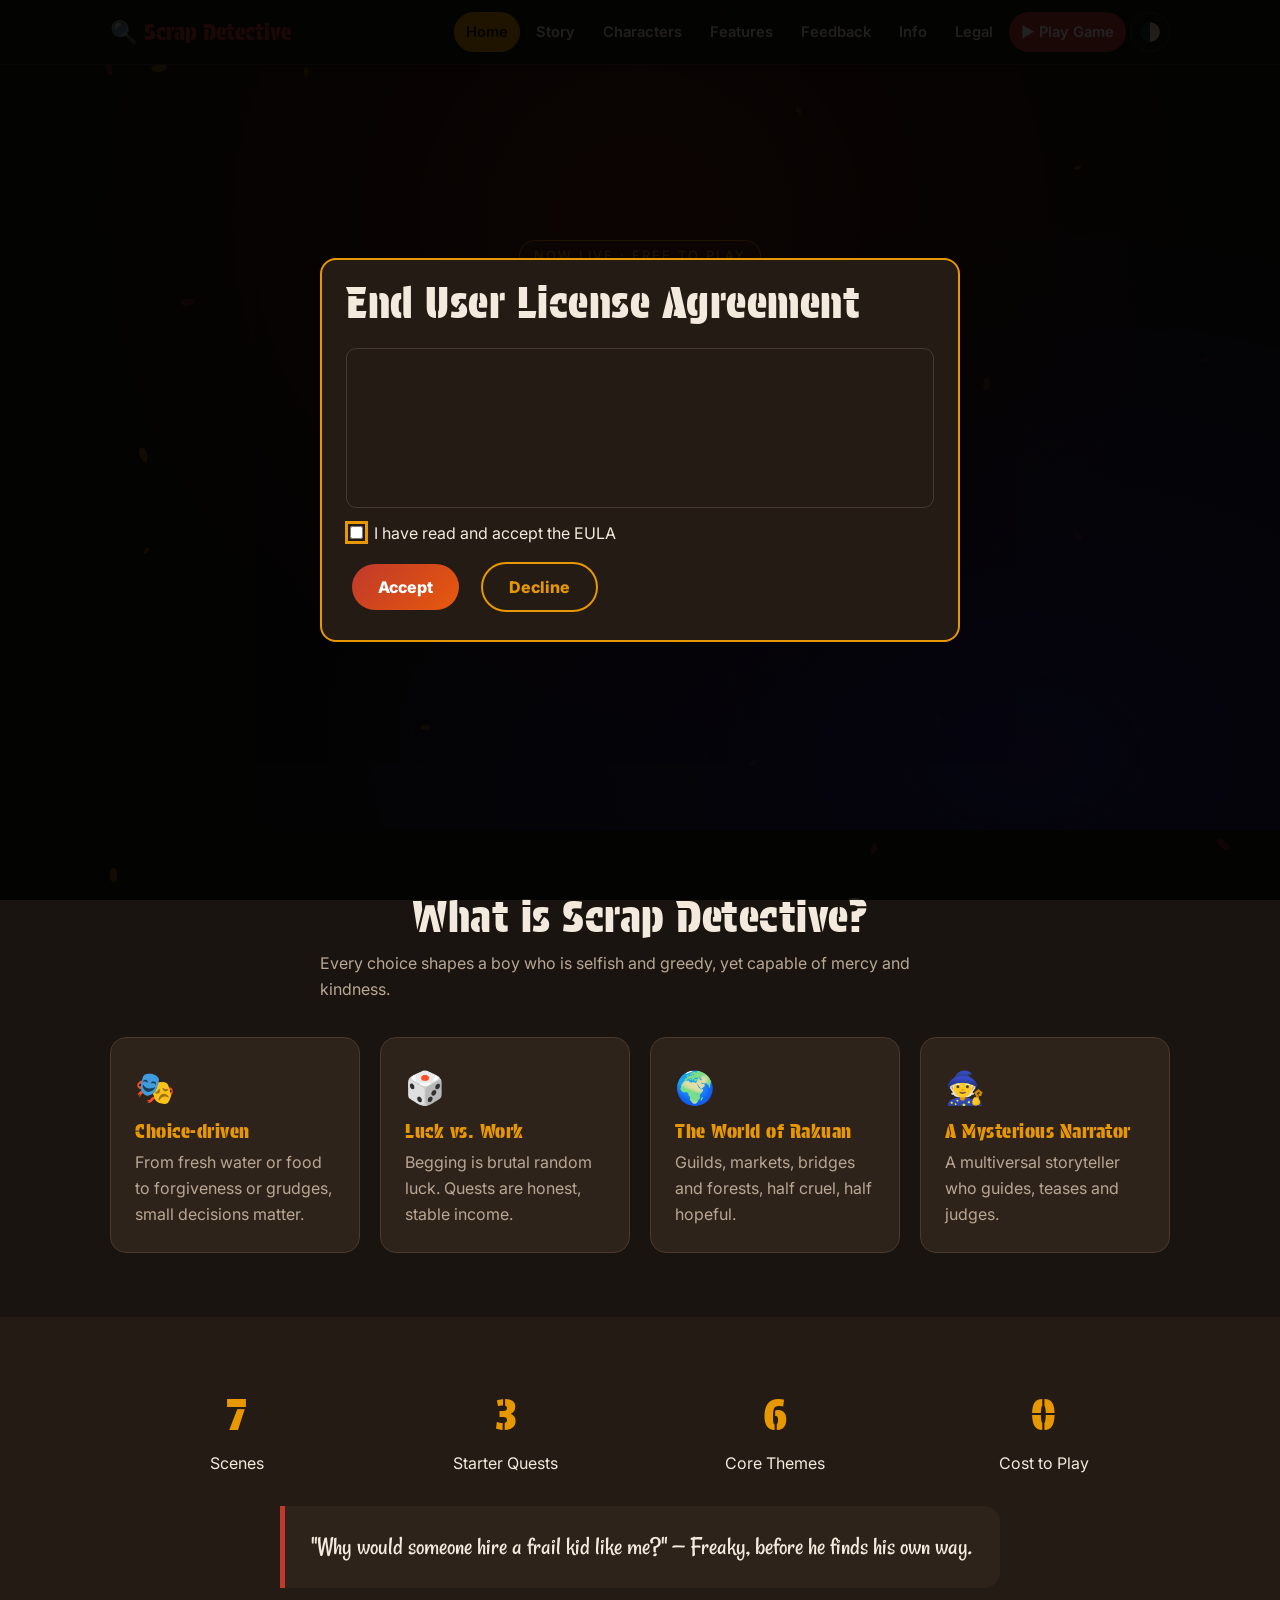
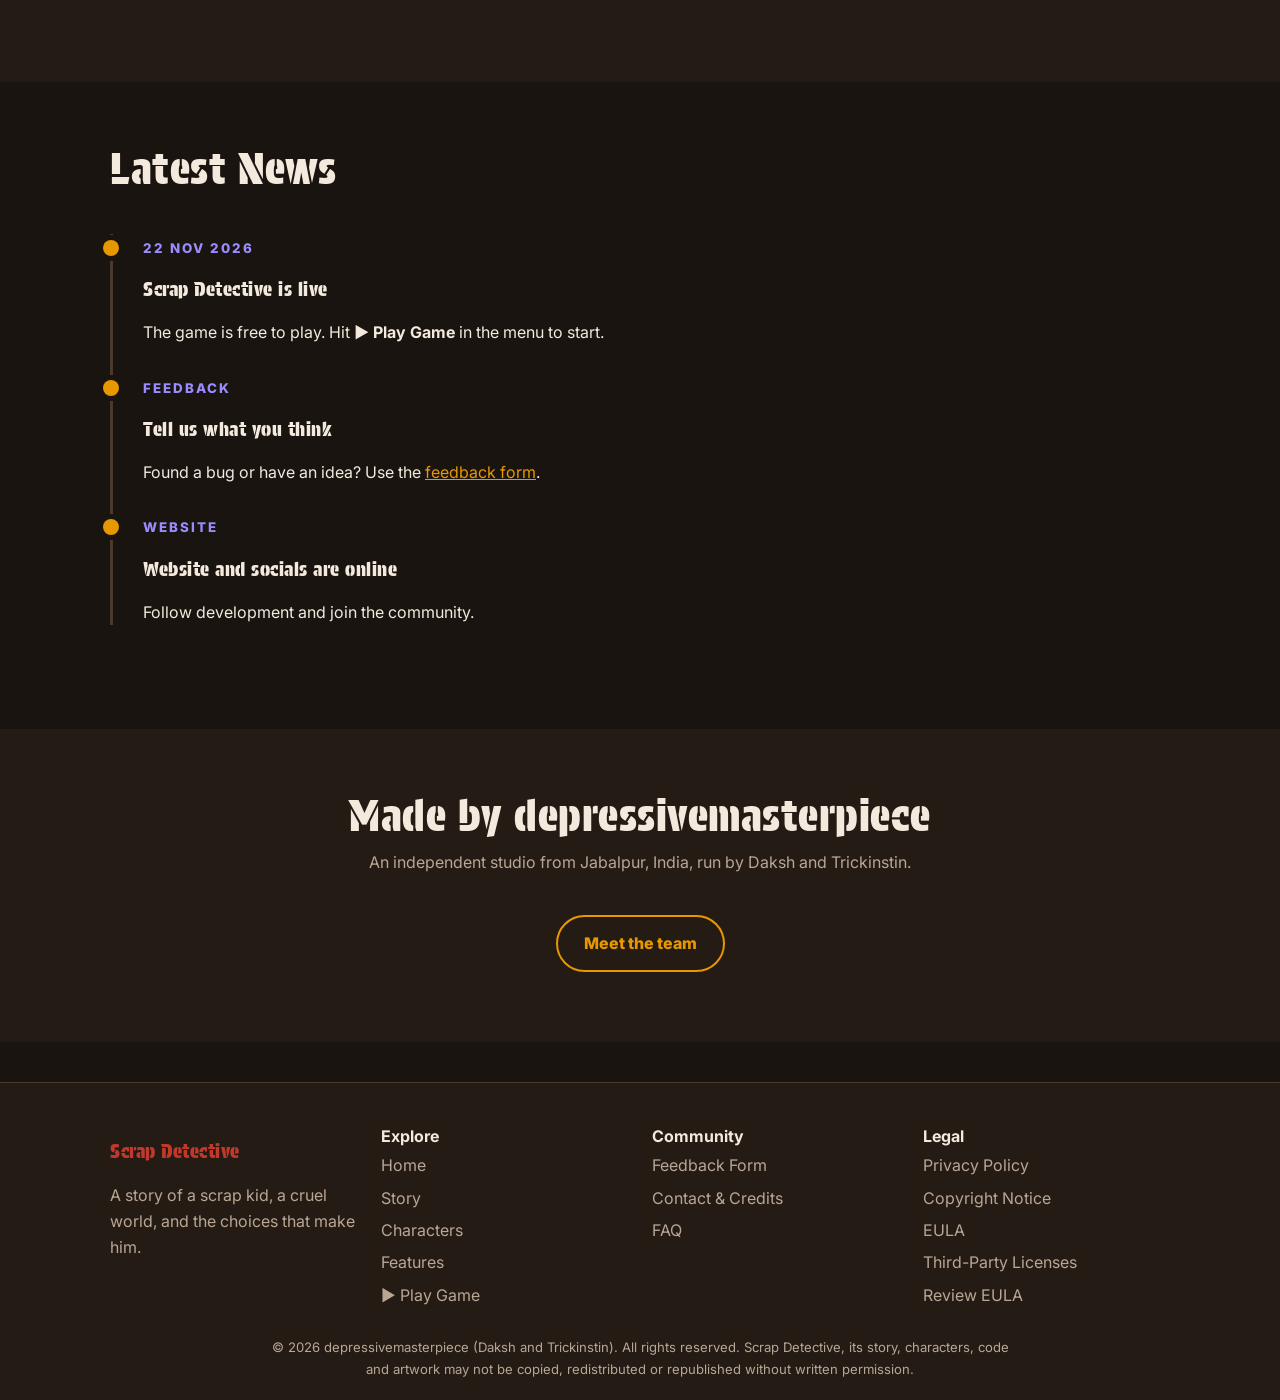
<file: index.html>
<!DOCTYPE html><html lang="en"><head><meta charset="UTF-8"><meta name="viewport" content="width=device-width,initial-scale=1">
<title>Scrap Detective: Play Free Online</title>
<meta name="description" content="Scrap Detective is a free story-driven text adventure set in the world of Rakuan. Play it in your browser."><meta name="theme-color" content="#1a1410">
<meta property="og:title" content="Scrap Detective"><meta property="og:description" content="A free story-driven text adventure. Play in your browser."><meta property="og:type" content="website">
<link rel="icon" href="data:image/svg+xml,<svg xmlns=%22http://www.w3.org/2000/svg%22 viewBox=%220 0 100 100%22><text y=%22.9em%22 font-size=%2290%22>🔍</text></svg>">
<link rel="preconnect" href="https://fonts.googleapis.com"><link rel="preconnect" href="https://fonts.gstatic.com" crossorigin>
<link rel="stylesheet" href="https://fonts.googleapis.com/css2?family=Protest+Guerrilla&family=Rancho&family=Inter:wght@400;600;800&display=swap">
<link rel="stylesheet" href="style.css"><script src="script.js" defer></script></head>
<body><main>
<section class="hero"><div class="wrap">
  <span class="badge">NOW LIVE · FREE TO PLAY</span>
  <h1>SCRAP DETECTIVE</h1>
  <p class="rancho">"Even in despair, there is a hope in slight." — Narrator</p>
  <p>Wake up on a cold roadside in the cruel world of Rakuan as Rumpaul "Freaky" Blumpkin, a 13-year-old orphan with nothing but his choices.</p>
  <a class="btn primary" data-game href="#">▶ Play Now</a><a class="btn ghost" data-form href="#">Give Feedback</a>
  <p class="meta">TEXT ADVENTURE · PLAYS IN YOUR BROWSER · AGES 14+</p>
</div></section>

<section><div class="wrap">
  <h2 class="center reveal">What is Scrap Detective?</h2><p class="sub reveal">Every choice shapes a boy who is selfish and greedy, yet capable of mercy and kindness.</p>
  <div class="grid">
    <div class="card reveal"><div class="ic">🎭</div><h3>Choice-driven</h3><p>From fresh water or food to forgiveness or grudges, small decisions matter.</p></div>
    <div class="card reveal"><div class="ic">🎲</div><h3>Luck vs. Work</h3><p>Begging is brutal random luck. Quests are honest, stable income.</p></div>
    <div class="card reveal"><div class="ic">🌍</div><h3>The World of Rakuan</h3><p>Guilds, markets, bridges and forests, half cruel, half hopeful.</p></div>
    <div class="card reveal"><div class="ic">🧙</div><h3>A Mysterious Narrator</h3><p>A multiversal storyteller who guides, teases and judges.</p></div>
  </div>
</div></section>

<section style="background:var(--bg2)"><div class="wrap">
  <div class="stats reveal">
    <div><b data-count="10">0</b>Scenes</div><div><b data-count="3">0</b>Starter Quests</div>
    <div><b data-count="6">0</b>Core Themes</div><div><b data-count="0">0</b>Cost to Play</div>
  </div>
  <blockquote class="reveal">"Why would someone hire a frail kid like me?" — Freaky, before he finds his own way.</blockquote>
</div></section>

<section><div class="wrap">
  <h2 class="reveal">Latest News</h2>
  <div class="timeline">
    <div class="tl reveal"><small>22 NOV 2026</small><h3>Scrap Detective is live</h3><p>The game is free to play. Hit <b>▶ Play Game</b> in the menu to start.</p></div>
    <div class="tl reveal"><small>FEEDBACK</small><h3>Tell us what you think</h3><p>Found a bug or have an idea? Use the <a data-form href="#">feedback form</a>.</p></div>
    <div class="tl reveal"><small>WEBSITE</small><h3>Website and socials are online</h3><p>Follow development and join the community.</p></div>
  </div>
</div></section>

<section style="background:var(--bg2)"><div class="wrap center">
  <h2 class="reveal">Made by depressivemasterpiece</h2>
  <p class="sub reveal">An independent studio from Jabalpur, India, run by Daksh and Trickinstin.</p>
  <a class="btn ghost" href="info.html#credits">Meet the team</a>
</div></section>
</main></body></html>
</file>
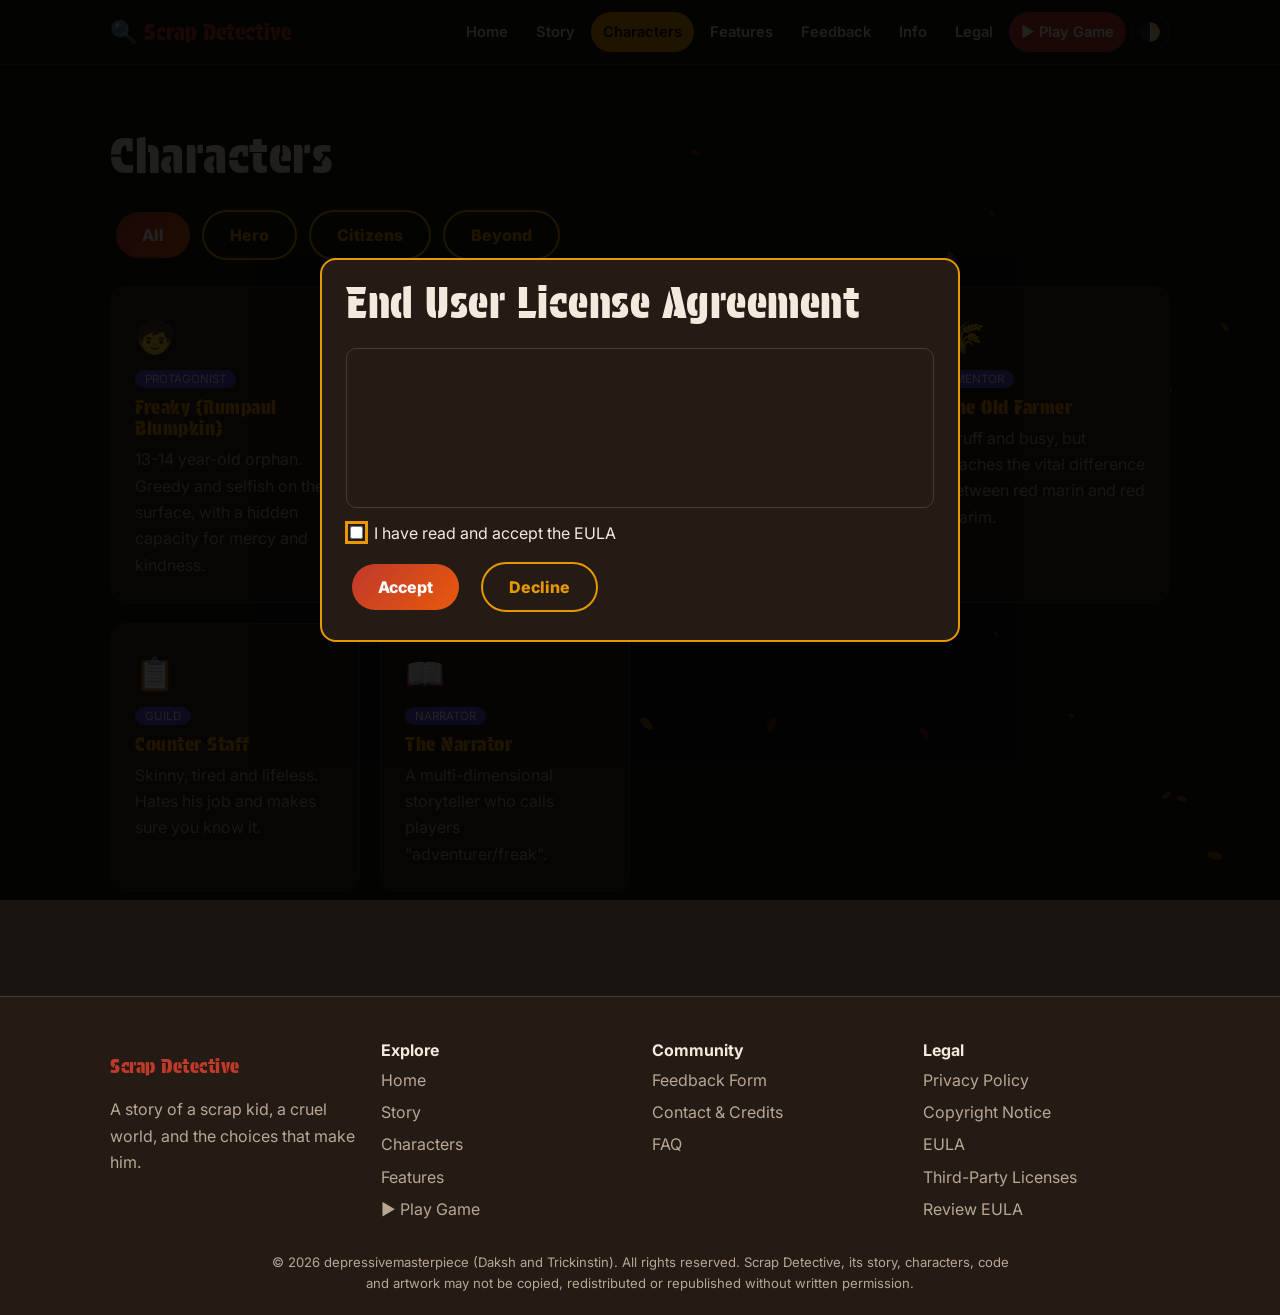
<file: characters.html>
<!DOCTYPE html><html lang="en"><head><meta charset="UTF-8"><meta name="viewport" content="width=device-width,initial-scale=1">
<title>Characters · Scrap Detective</title><meta name="description" content="Meet Freaky, the fruit shop owner, the old drunk beggar, the old farmer and the Narrator."><meta name="theme-color" content="#1a1410">
<link rel="icon" href="data:image/svg+xml,<svg xmlns=%22http://www.w3.org/2000/svg%22 viewBox=%220 0 100 100%22><text y=%22.9em%22 font-size=%2290%22>🔍</text></svg>">
<link rel="preconnect" href="https://fonts.googleapis.com"><link rel="preconnect" href="https://fonts.gstatic.com" crossorigin>
<link rel="stylesheet" href="https://fonts.googleapis.com/css2?family=Protest+Guerrilla&family=Rancho&family=Inter:wght@400;600;800&display=swap">
<link rel="stylesheet" href="style.css"><script src="script.js" defer></script></head>
<body><main><section><div class="wrap">
<h1 class="page-title reveal">Characters</h1>
<div style="margin:20px 0"><button class="btn primary" data-filter="all">All</button><button class="btn ghost" data-filter="hero">Hero</button><button class="btn ghost" data-filter="rakuan">Citizens</button><button class="btn ghost" data-filter="other">Beyond</button></div>
<div class="grid">
 <div class="card reveal" data-cat="hero"><div class="ic">🧒</div><span class="tag">PROTAGONIST</span><h3>Freaky (Rumpaul Blumpkin)</h3><p>13-14 year-old orphan. Greedy and selfish on the surface, with a hidden capacity for mercy and kindness.</p></div>
 <div class="card reveal" data-cat="rakuan"><div class="ic">🍎</div><span class="tag">ANTAGONIST?</span><h3>Fruit Shop Owner</h3><p>A large, angry man who beats Freaky off his street. Cruel, but is it all his fault?</p></div>
 <div class="card reveal" data-cat="rakuan"><div class="ic">🍺</div><span class="tag">RIVAL</span><h3>The Old Drunk Beggar</h3><p>Took Freaky's shelter, watch and hat. Freaky means to take them back.</p></div>
 <div class="card reveal" data-cat="rakuan"><div class="ic">🌾</div><span class="tag">MENTOR</span><h3>The Old Farmer</h3><p>Gruff and busy, but teaches the vital difference between red marin and red marim.</p></div>
 <div class="card reveal" data-cat="rakuan"><div class="ic">📋</div><span class="tag">GUILD</span><h3>Counter Staff</h3><p>Skinny, tired and lifeless. Hates his job and makes sure you know it.</p></div>
 <div class="card reveal" data-cat="other"><div class="ic">📖</div><span class="tag">NARRATOR</span><h3>The Narrator</h3><p>A multi-dimensional storyteller who calls players "adventurer/freak".</p></div>
</div></div></section></main></body></html>
</file>
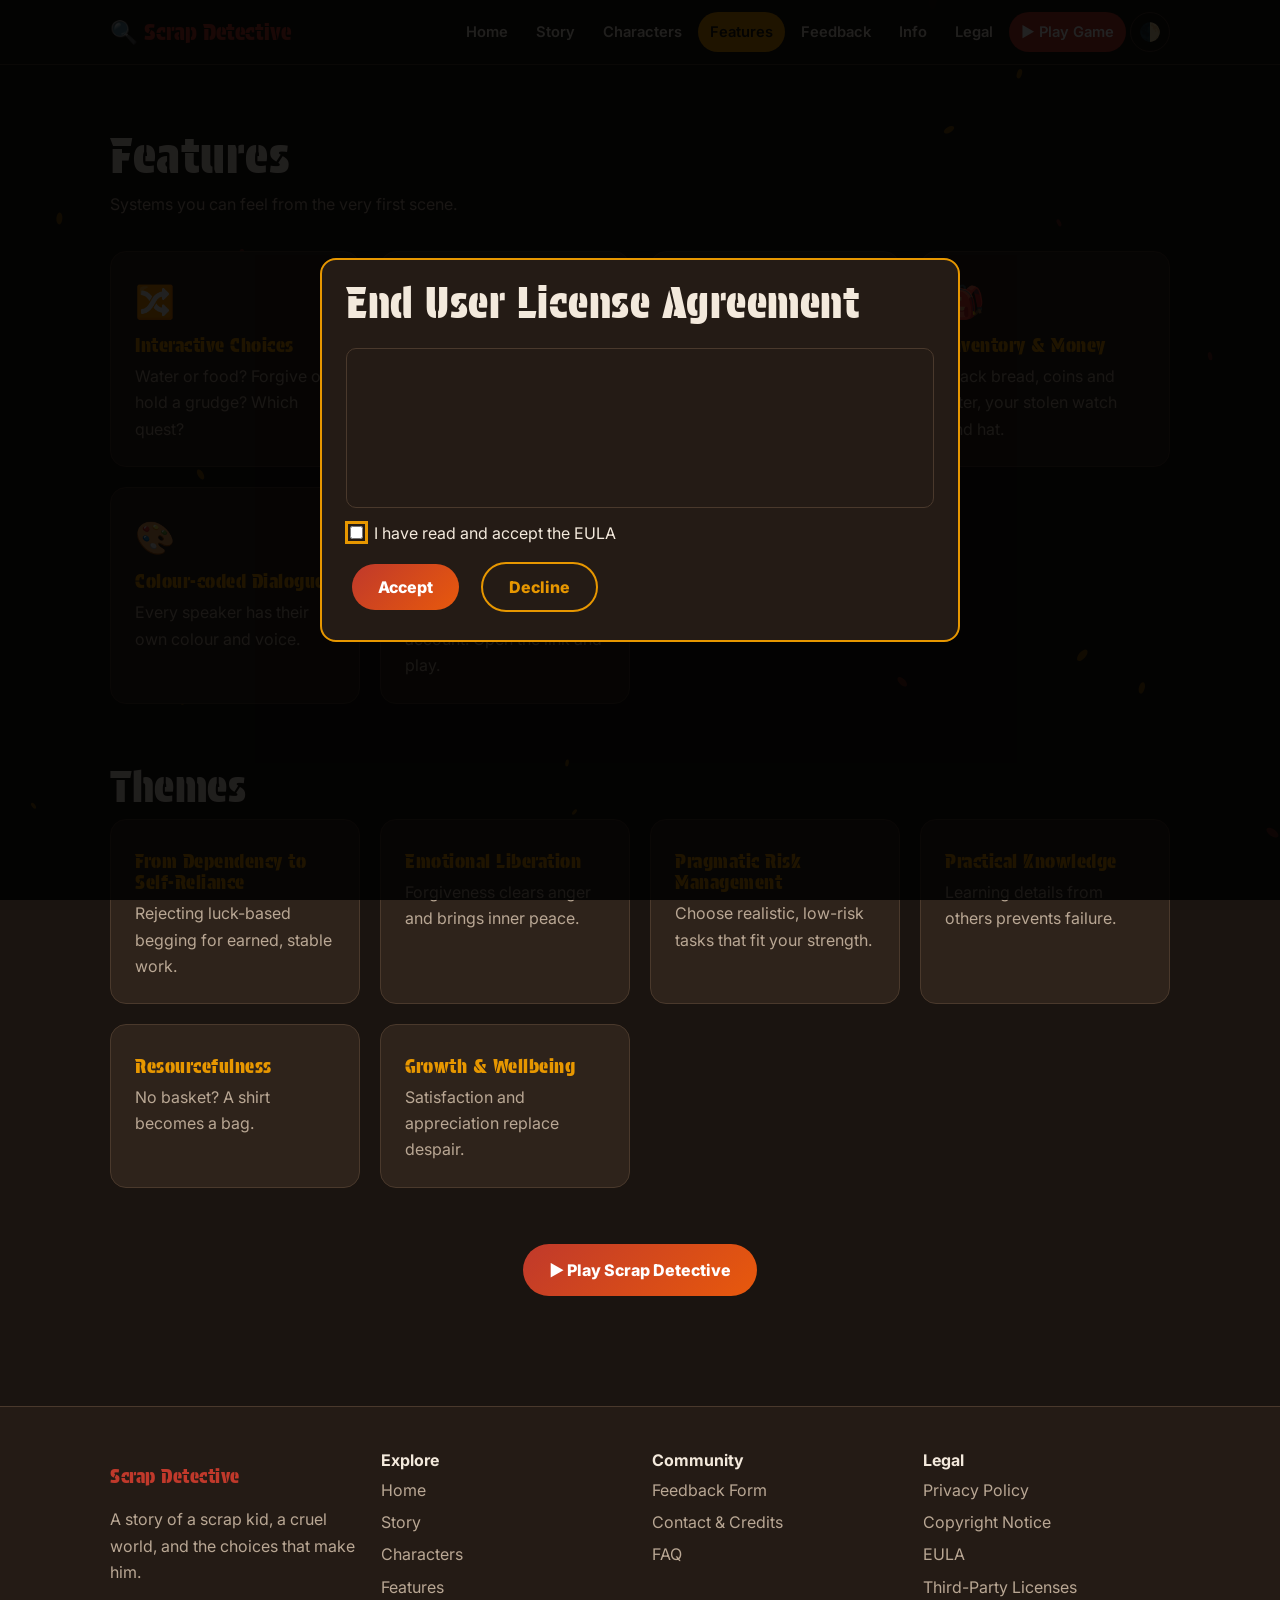
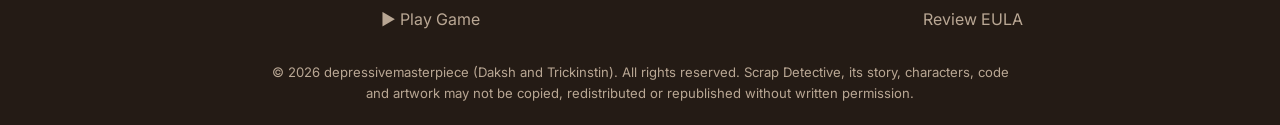
<file: features.html>
<!DOCTYPE html><html lang="en"><head><meta charset="UTF-8"><meta name="viewport" content="width=device-width,initial-scale=1">
<title>Features and Themes · Scrap Detective</title><meta name="description" content="Choices, begging luck, quests and themes of self-reliance and forgiveness in Scrap Detective."><meta name="theme-color" content="#1a1410">
<link rel="icon" href="data:image/svg+xml,<svg xmlns=%22http://www.w3.org/2000/svg%22 viewBox=%220 0 100 100%22><text y=%22.9em%22 font-size=%2290%22>🔍</text></svg>">
<link rel="preconnect" href="https://fonts.googleapis.com"><link rel="preconnect" href="https://fonts.gstatic.com" crossorigin>
<link rel="stylesheet" href="https://fonts.googleapis.com/css2?family=Protest+Guerrilla&family=Rancho&family=Inter:wght@400;600;800&display=swap">
<link rel="stylesheet" href="style.css"><script src="script.js" defer></script></head>
<body><main><section><div class="wrap">
<h1 class="page-title reveal">Features</h1><p class="sub left reveal">Systems you can feel from the very first scene.</p>
<div class="grid">
 <div class="card reveal"><div class="ic">🔀</div><h3>Interactive Choices</h3><p>Water or food? Forgive or hold a grudge? Which quest?</p></div>
 <div class="card reveal"><div class="ic">🪙</div><h3>Dynamic Begging</h3><p>Most attempts fail. Rare successes give a few cents or bread.</p></div>
 <div class="card reveal"><div class="ic">📜</div><h3>Quest Board</h3><p>Hunt, chop or gather, each with different risk and reward.</p></div>
 <div class="card reveal"><div class="ic">🎒</div><h3>Inventory &amp; Money</h3><p>Track bread, coins and later, your stolen watch and hat.</p></div>
 <div class="card reveal"><div class="ic">🎨</div><h3>Colour-coded Dialogue</h3><p>Every speaker has their own colour and voice.</p></div>
 <div class="card reveal"><div class="ic">🌐</div><h3>Free &amp; In Your Browser</h3><p>No download and no account. Open the link and play.</p></div>
</div>
<h2 style="margin-top:60px" class="reveal">Themes</h2>
<div class="grid">
 <div class="card reveal"><h3>From Dependency to Self-Reliance</h3><p>Rejecting luck-based begging for earned, stable work.</p></div>
 <div class="card reveal"><h3>Emotional Liberation</h3><p>Forgiveness clears anger and brings inner peace.</p></div>
 <div class="card reveal"><h3>Pragmatic Risk Management</h3><p>Choose realistic, low-risk tasks that fit your strength.</p></div>
 <div class="card reveal"><h3>Practical Knowledge</h3><p>Learning details from others prevents failure.</p></div>
 <div class="card reveal"><h3>Resourcefulness</h3><p>No basket? A shirt becomes a bag.</p></div>
 <div class="card reveal"><h3>Growth &amp; Wellbeing</h3><p>Satisfaction and appreciation replace despair.</p></div>
</div>
<div class="center" style="margin-top:50px"><a class="btn primary" data-game href="#">▶ Play Scrap Detective</a></div>
</div></section></main></body></html>
</file>
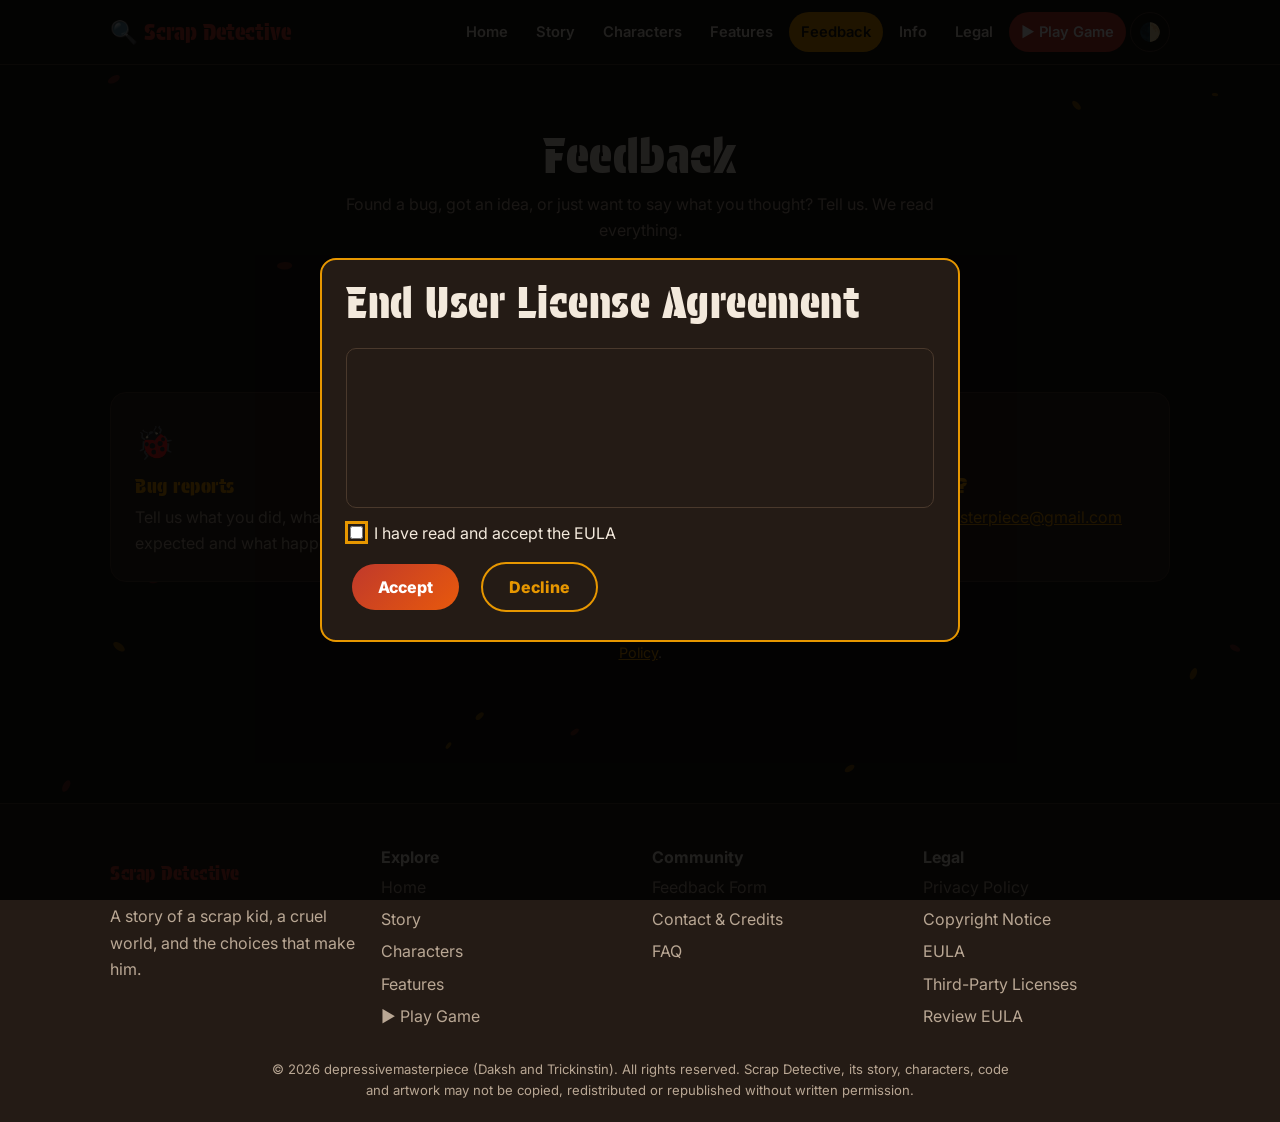
<file: feedback.html>
<!DOCTYPE html><html lang="en"><head><meta charset="UTF-8"><meta name="viewport" content="width=device-width,initial-scale=1">
<title>Feedback · Scrap Detective</title><meta name="description" content="Send feedback, ideas or bug reports for Scrap Detective."><meta name="theme-color" content="#1a1410">
<link rel="icon" href="data:image/svg+xml,<svg xmlns=%22http://www.w3.org/2000/svg%22 viewBox=%220 0 100 100%22><text y=%22.9em%22 font-size=%2290%22>🔍</text></svg>">
<link rel="preconnect" href="https://fonts.googleapis.com"><link rel="preconnect" href="https://fonts.gstatic.com" crossorigin>
<link rel="stylesheet" href="https://fonts.googleapis.com/css2?family=Protest+Guerrilla&family=Rancho&family=Inter:wght@400;600;800&display=swap">
<link rel="stylesheet" href="style.css"><script src="script.js" defer></script></head>
<body><main><section><div class="wrap center">
<h1 class="page-title reveal">Feedback</h1>
<p class="sub reveal">Found a bug, got an idea, or just want to say what you thought? Tell us. We read everything.</p>
<a class="btn primary reveal" data-form href="#">📝 Open the Feedback Form</a>
<div class="grid reveal" style="margin-top:50px;text-align:left">
  <div class="card"><div class="ic">🐞</div><h3>Bug reports</h3><p>Tell us what you did, what you expected and what happened.</p></div>
  <div class="card"><div class="ic">💡</div><h3>Ideas</h3><p>Suggestions for scenes, quests and features are welcome.</p></div>
  <div class="card"><div class="ic">✉️</div><h3>Prefer email?</h3><p><a data-mail href="#"></a></p></div>
</div>
<p class="sub" style="margin-top:36px;font-size:.9rem">Please don't send phone numbers, addresses, ID numbers or payment details. See our <a href="legal.html#privacy">Privacy Policy</a>.</p>
</div></section></main></body></html>
</file>
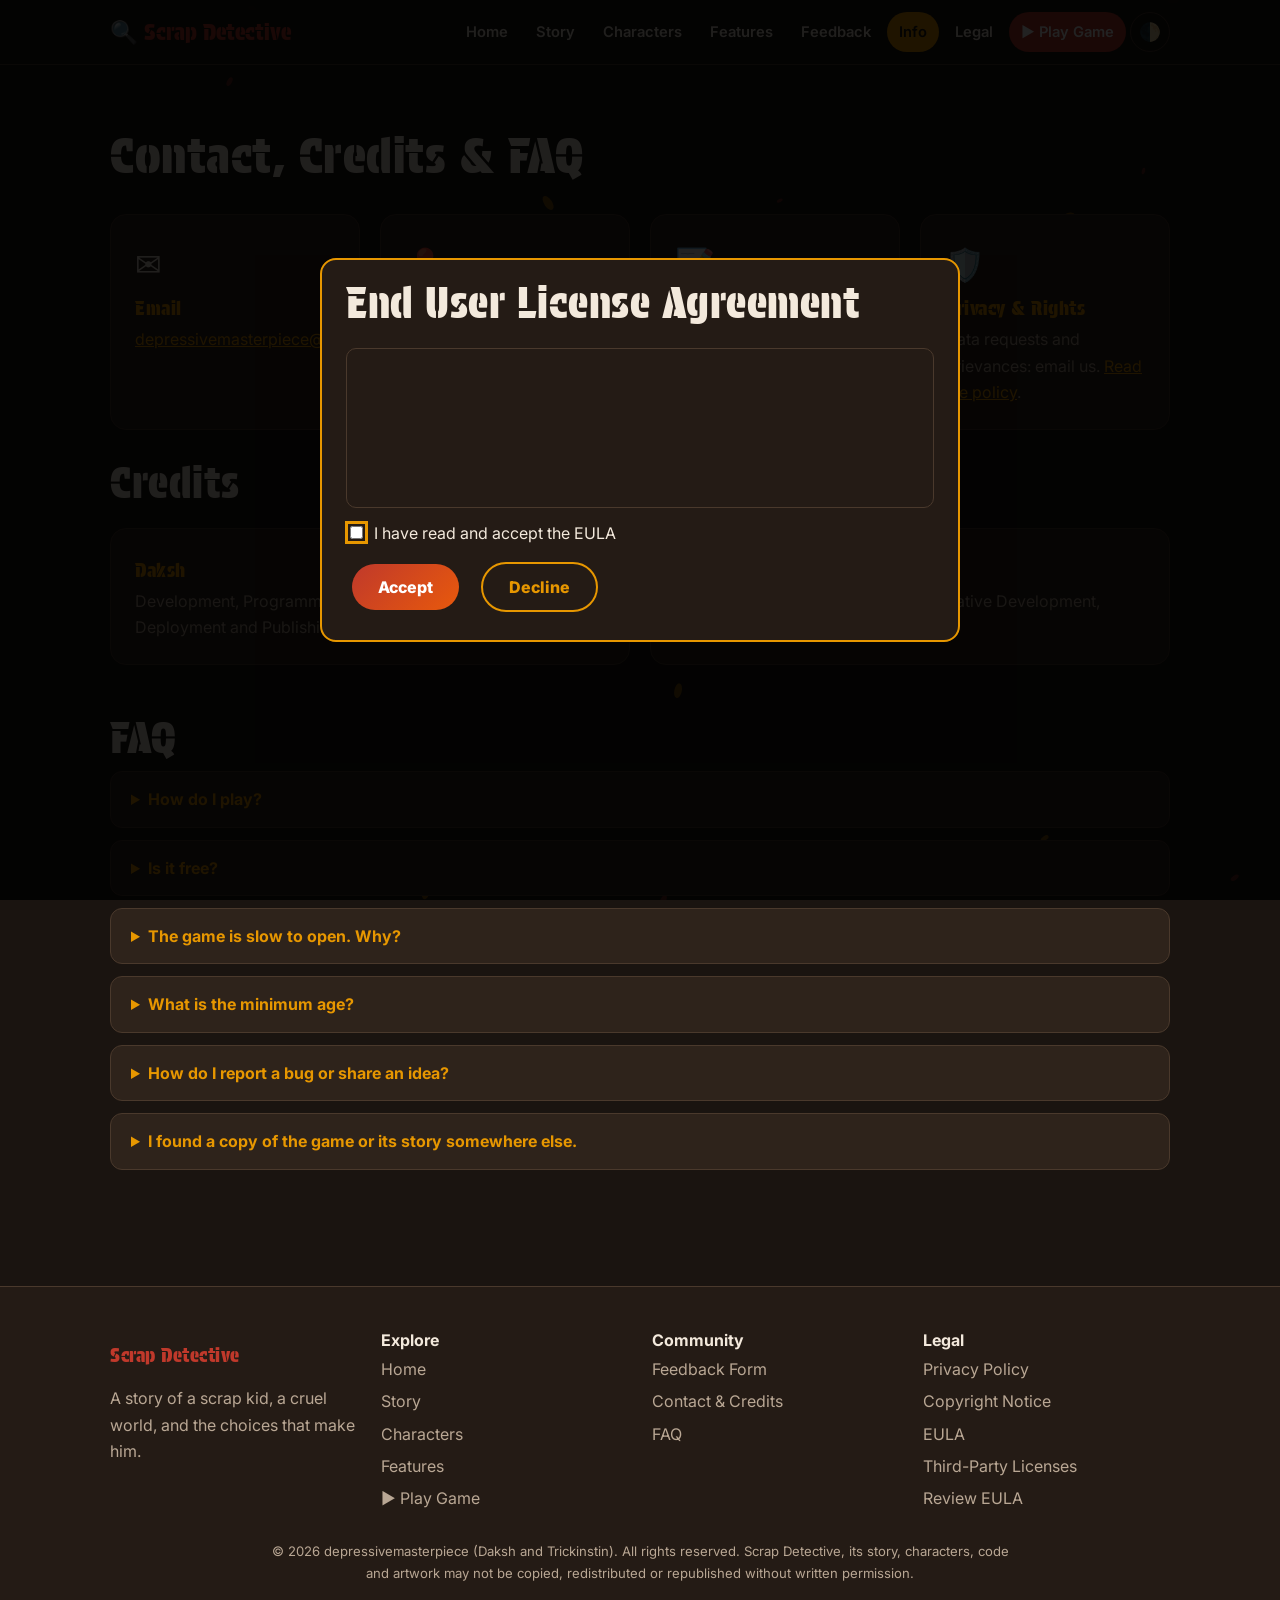
<file: info.html>
<!DOCTYPE html><html lang="en"><head><meta charset="UTF-8"><meta name="viewport" content="width=device-width,initial-scale=1">
<title>Contact, Credits and FAQ · Scrap Detective</title><meta name="description" content="Contact depressivemasterpiece, meet the team behind Scrap Detective, and read the FAQ."><meta name="theme-color" content="#1a1410">
<link rel="icon" href="data:image/svg+xml,<svg xmlns=%22http://www.w3.org/2000/svg%22 viewBox=%220 0 100 100%22><text y=%22.9em%22 font-size=%2290%22>🔍</text></svg>">
<link rel="preconnect" href="https://fonts.googleapis.com"><link rel="preconnect" href="https://fonts.gstatic.com" crossorigin>
<link rel="stylesheet" href="https://fonts.googleapis.com/css2?family=Protest+Guerrilla&family=Rancho&family=Inter:wght@400;600;800&display=swap">
<link rel="stylesheet" href="style.css"><script src="script.js" defer></script></head>
<body><main><section><div class="wrap">
<h1 class="page-title">Contact, Credits &amp; FAQ</h1>
<div class="grid" style="margin:30px 0">
 <div class="card"><div class="ic">✉️</div><h3>Email</h3><p><a data-mail href="#"></a></p></div>
 <div class="card"><div class="ic">📍</div><h3>Studio</h3><p>depressivemasterpiece<br>Jabalpur, India</p></div>
 <div class="card"><div class="ic">📝</div><h3>Feedback &amp; Bugs</h3><p><a data-form href="#">Open the feedback form</a></p></div>
 <div class="card"><div class="ic">🛡️</div><h3>Privacy &amp; Rights</h3><p>Data requests and grievances: email us. <a href="legal.html#privacy">Read the policy</a>.</p></div>
</div>

<h2 id="credits">Credits</h2>
<div class="grid" style="margin:20px 0 50px">
 <div class="card"><h3>Daksh</h3><p>Development, Programming, Project Management, Deployment and Publishing.</p></div>
 <div class="card"><h3>Trickinstin</h3><p>Original Story, Creative Concept, Narrative Development, Advertising and Promotion.</p></div>
</div>

<h2 id="faq">FAQ</h2>
<details><summary>How do I play?</summary><p>Click <b>▶ Play Game</b> in the menu. It opens in a new tab and runs in your browser. No account needed.</p></details>
<details><summary>Is it free?</summary><p>Yes, Scrap Detective is completely free to play.</p></details>
<details><summary>The game is slow to open. Why?</summary><p>The game server can go to sleep when nobody is playing. Wait up to a minute and refresh the page.</p></details>
<details><summary>What is the minimum age?</summary><p>You must be at least 14. Anyone under 18 needs a parent or guardian's consent before sending us personal data. See the <a href="legal.html#privacy">Privacy Policy</a>.</p></details>
<details><summary>How do I report a bug or share an idea?</summary><p>Use the <a data-form href="#">feedback form</a> or email us.</p></details>
<details><summary>I found a copy of the game or its story somewhere else.</summary><p>Please email us a link, what was copied, and your contact details. See Section 7 of the <a href="legal.html#copyright">Copyright Notice</a>.</p></details>
</div></section></main></body></html>
</file>
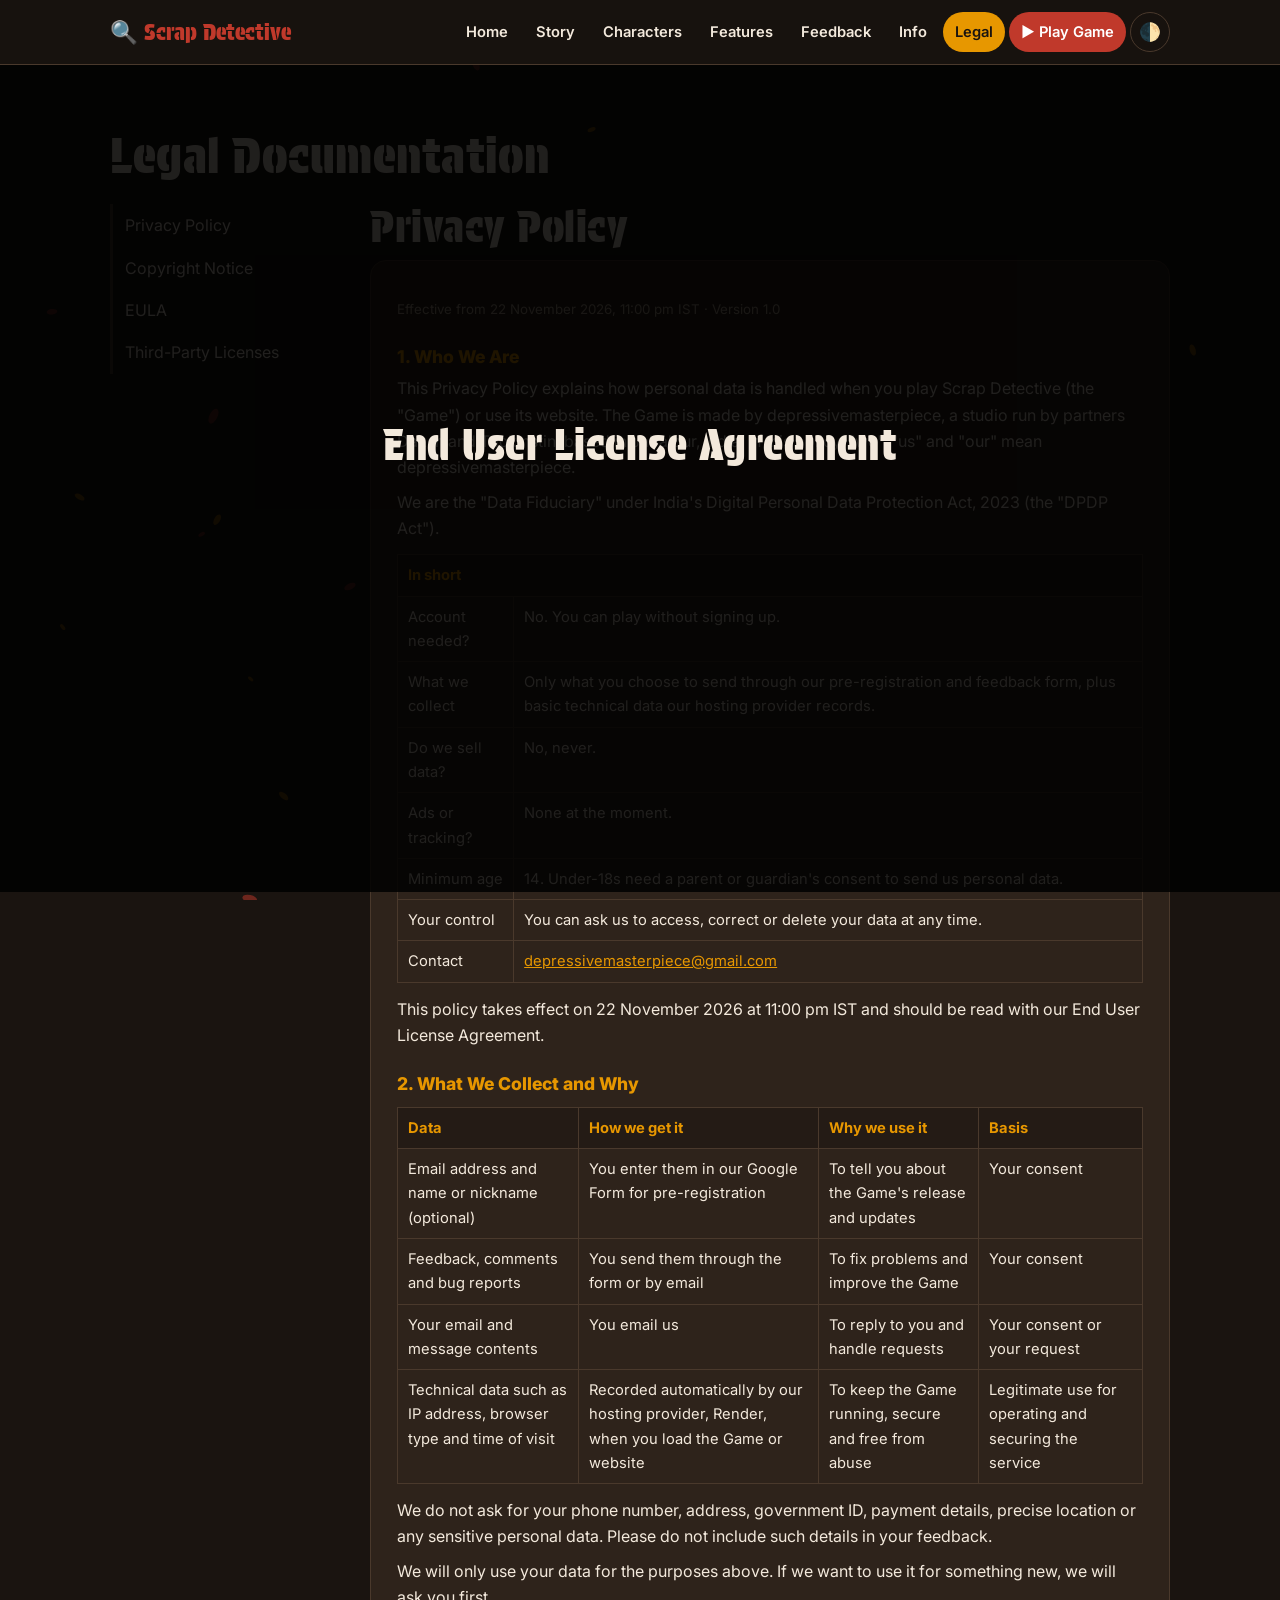
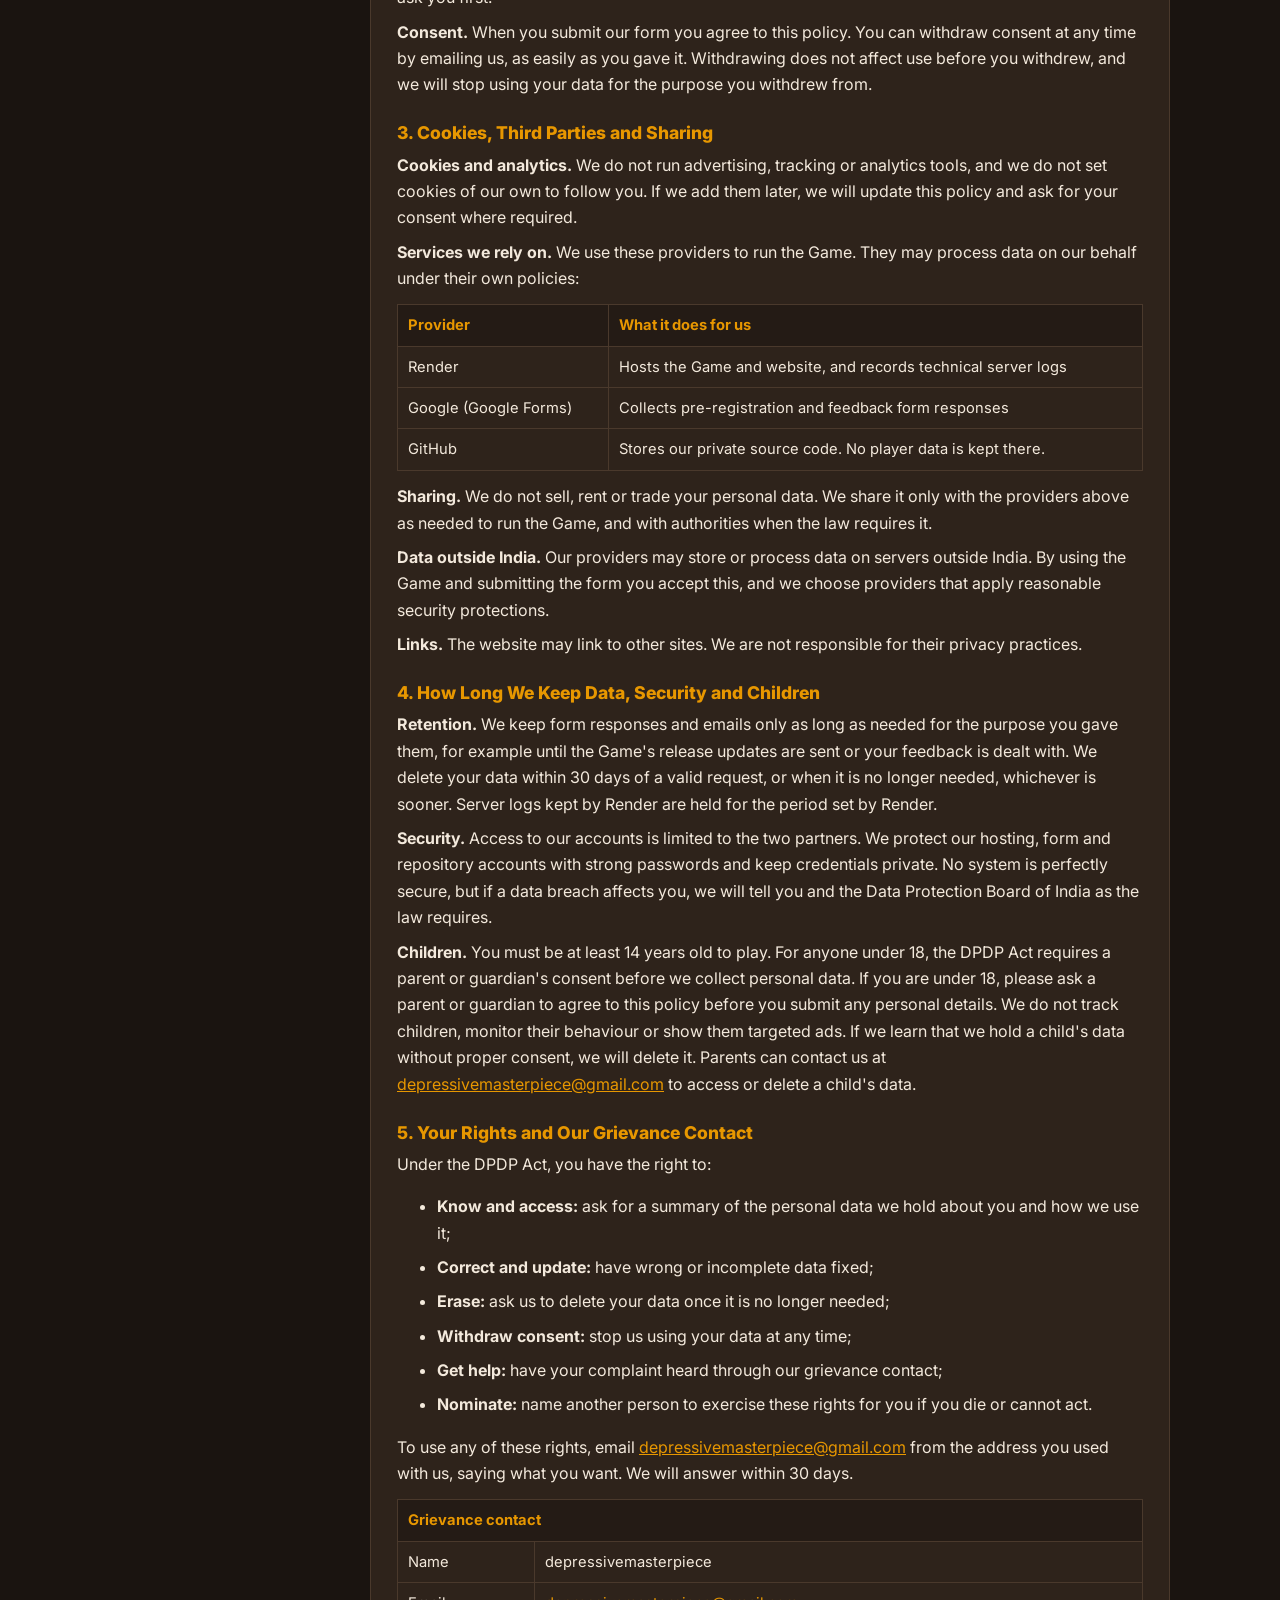
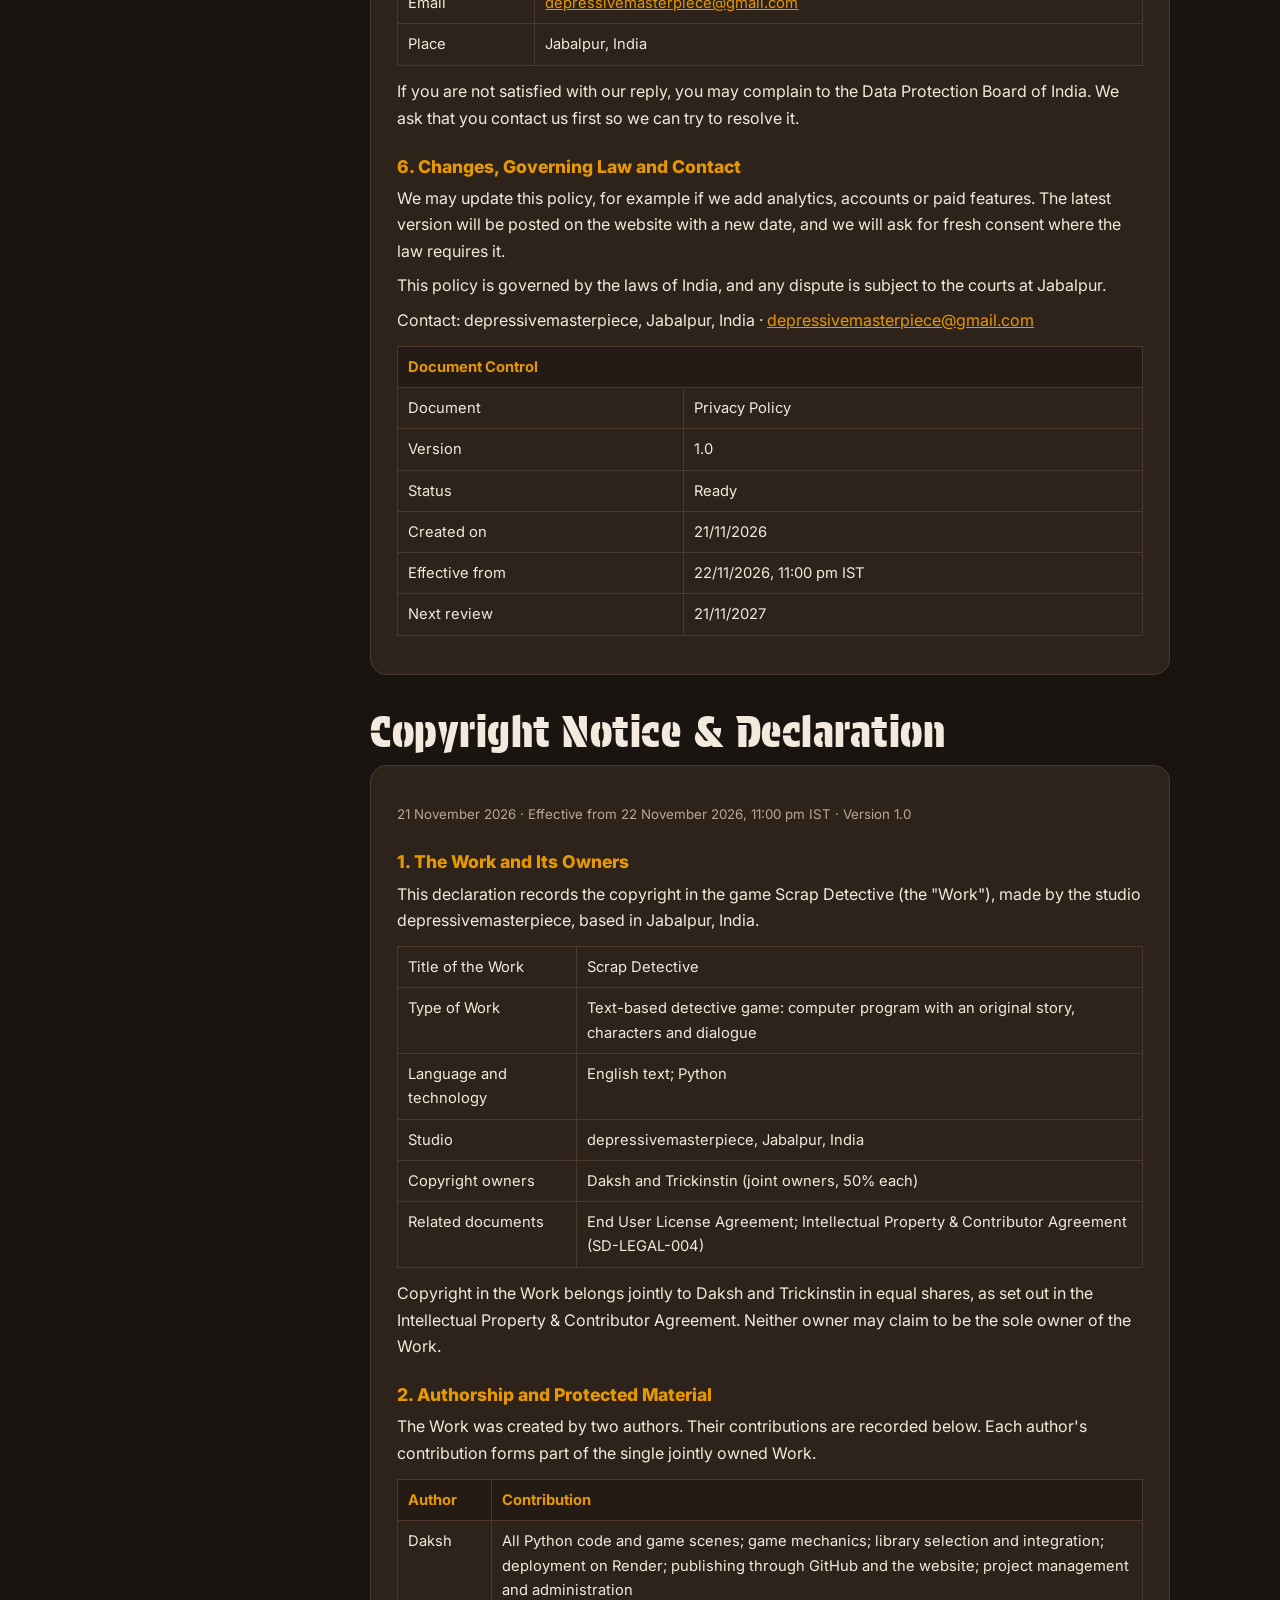
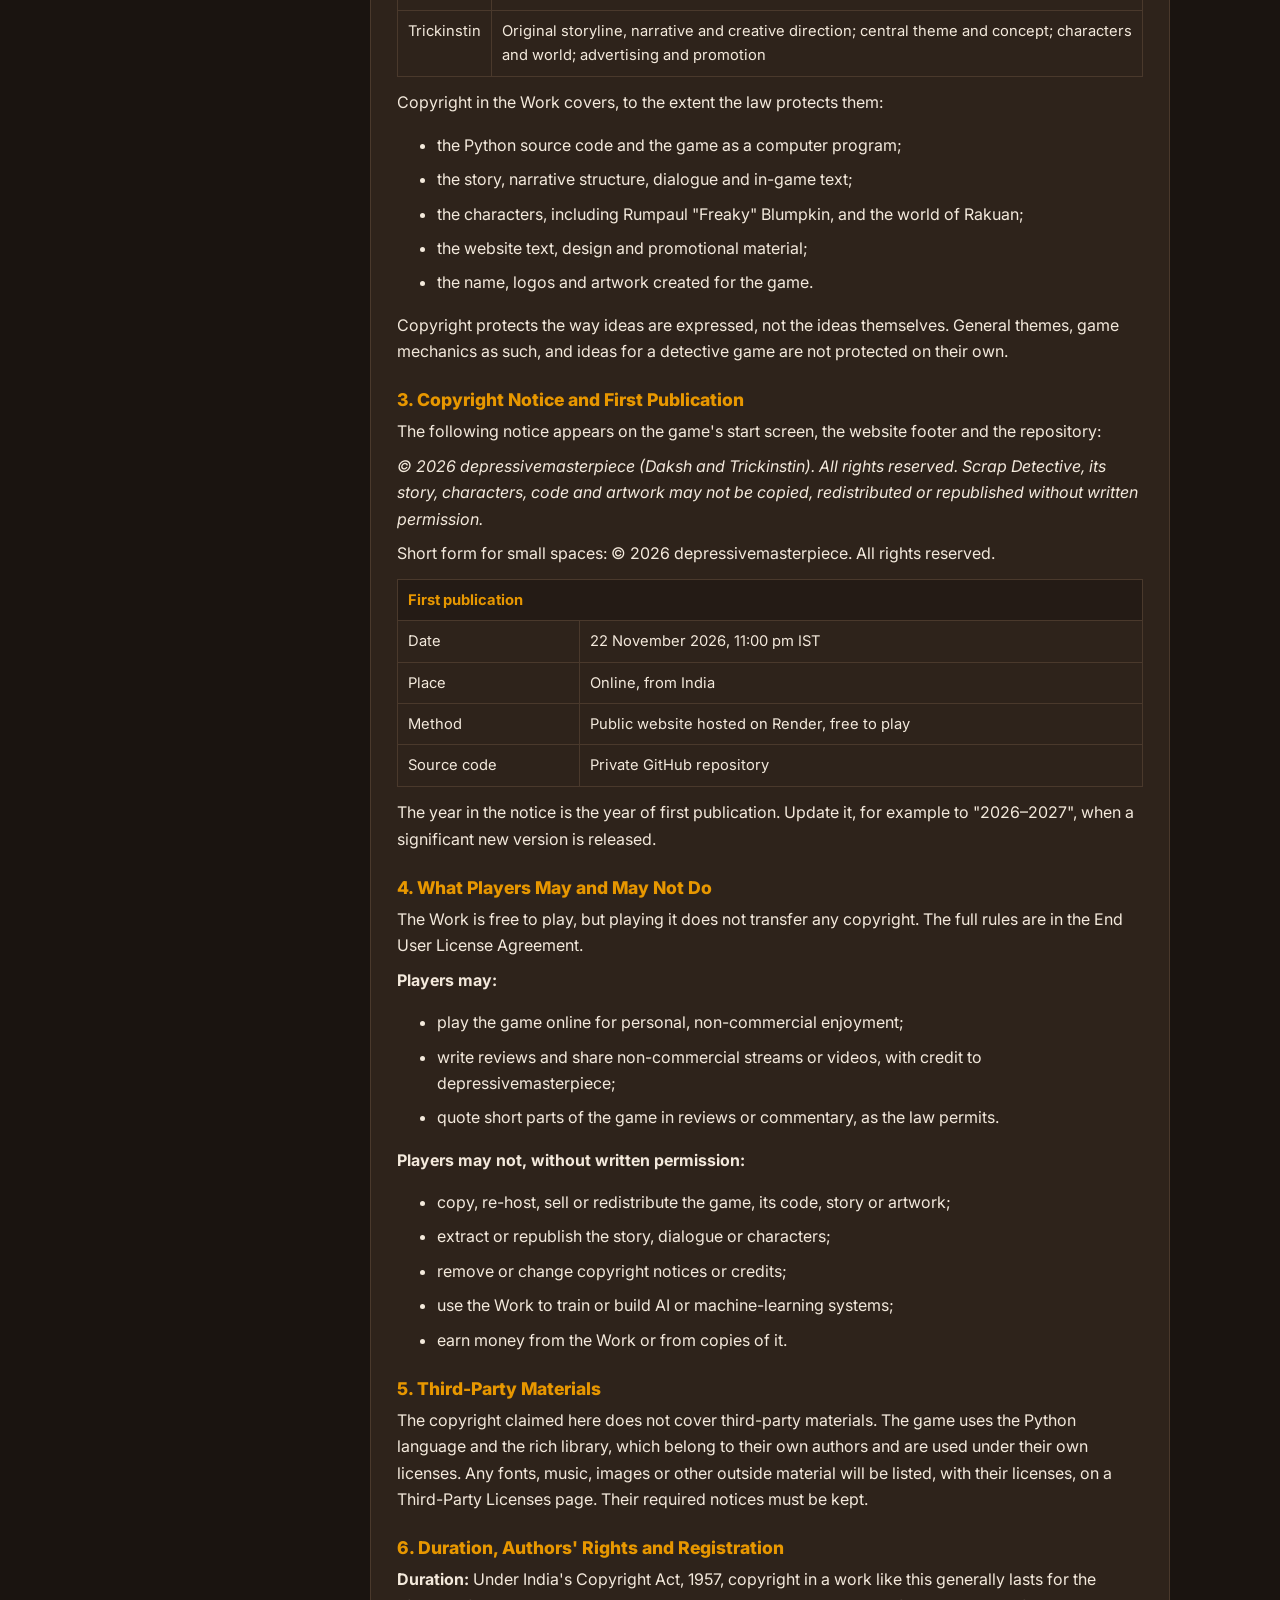
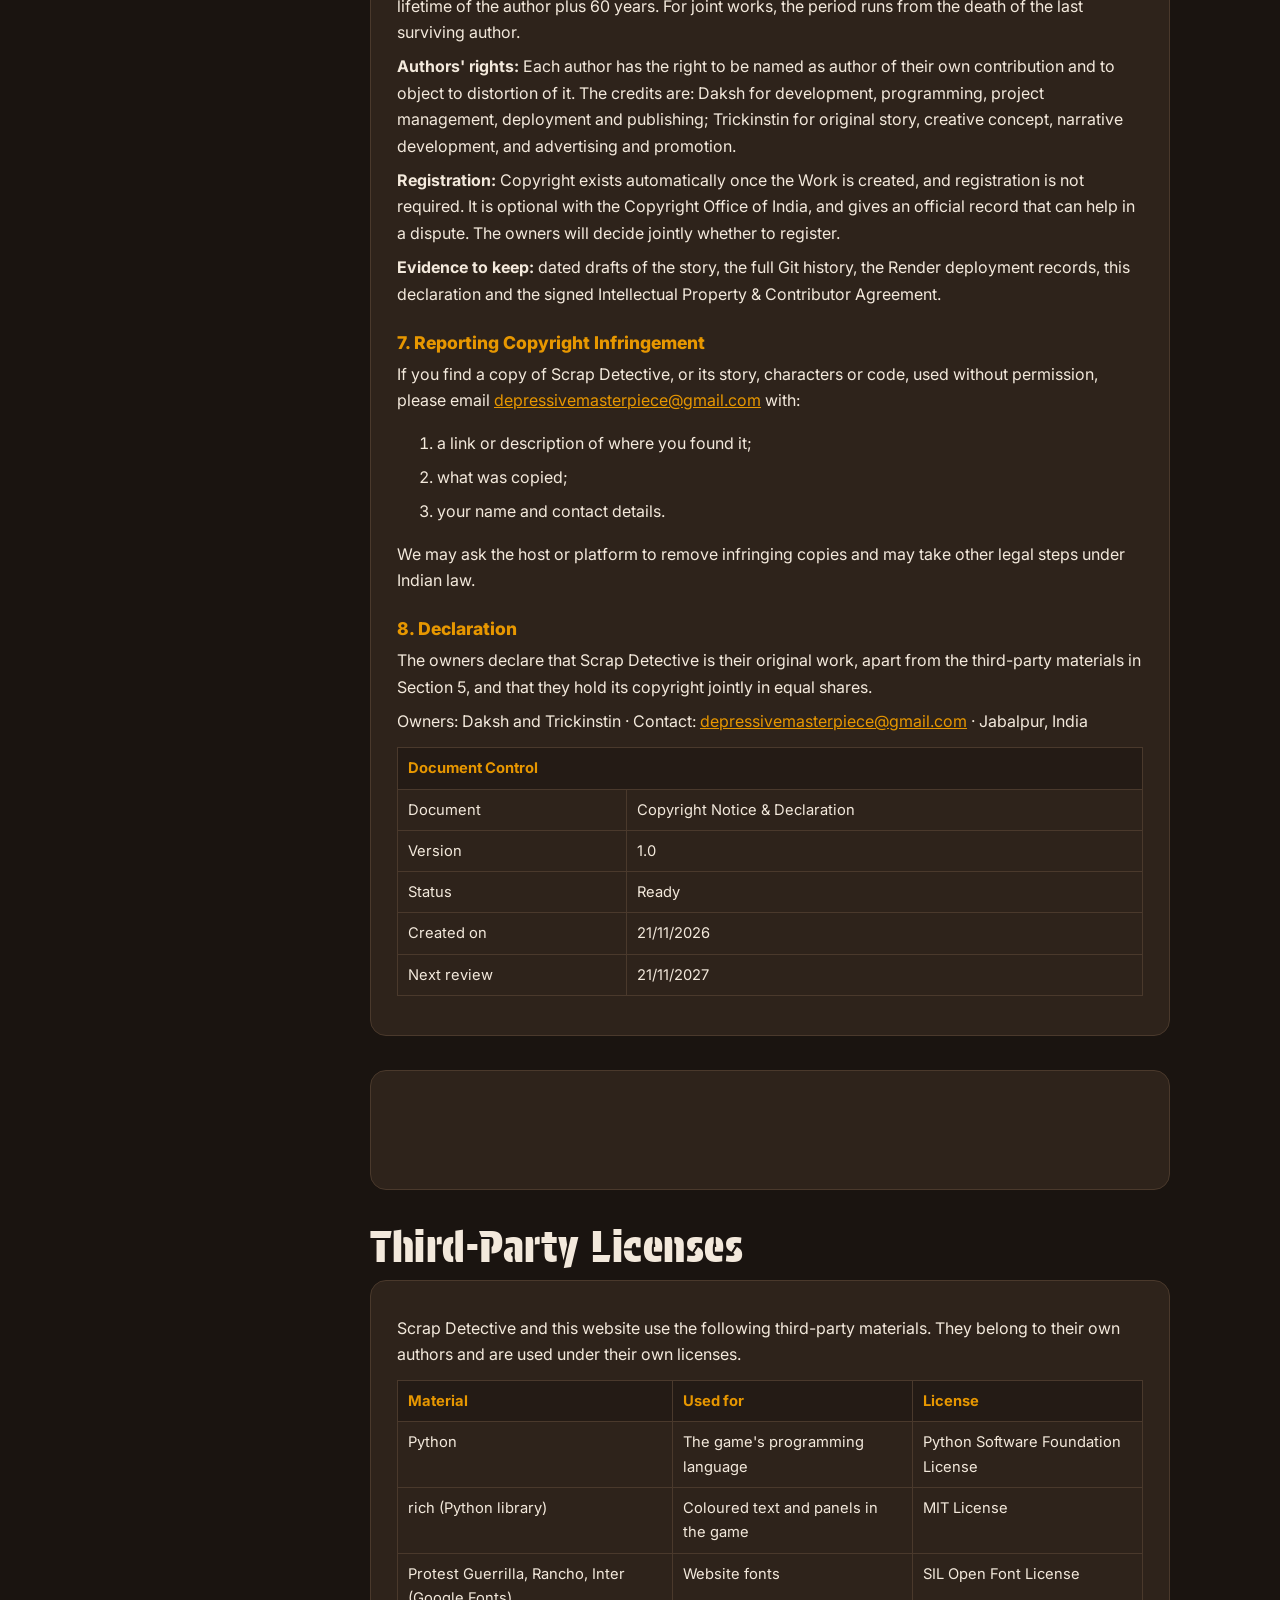
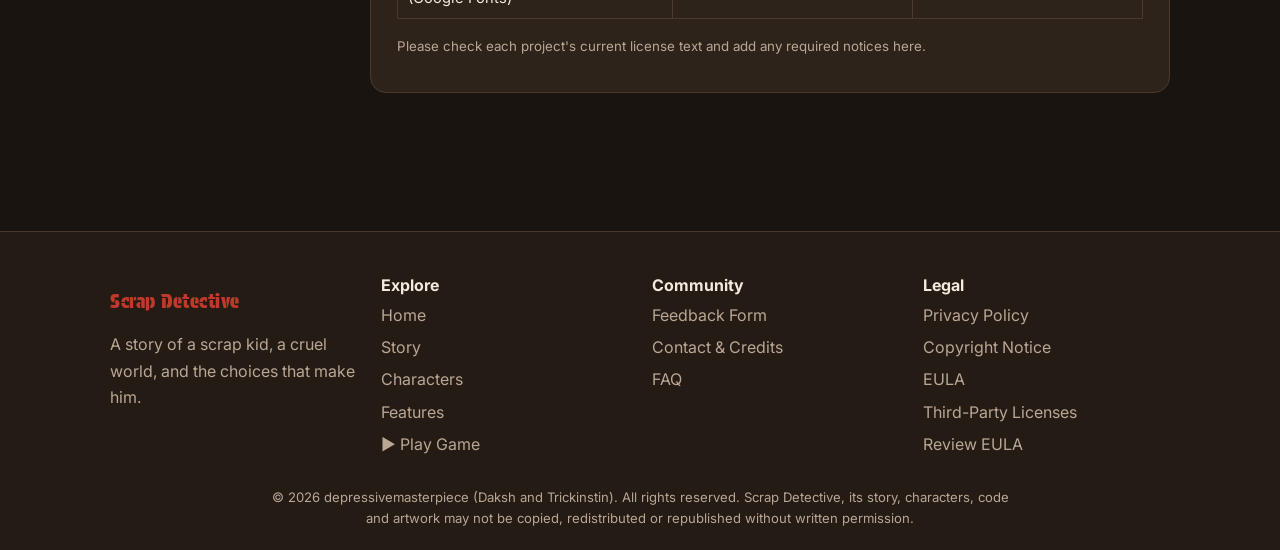
<file: legal.html>
<!DOCTYPE html><html lang="en"><head><meta charset="UTF-8"><meta name="viewport" content="width=device-width,initial-scale=1">
<title>Legal · Scrap Detective</title><meta name="description" content="Privacy Policy, Copyright Notice, EULA and third-party licenses for Scrap Detective."><meta name="theme-color" content="#1a1410">
<link rel="icon" href="data:image/svg+xml,<svg xmlns=%22http://www.w3.org/2000/svg%22 viewBox=%220 0 100 100%22><text y=%22.9em%22 font-size=%2290%22>🔍</text></svg>">
<link rel="preconnect" href="https://fonts.googleapis.com"><link rel="preconnect" href="https://fonts.gstatic.com" crossorigin>
<link rel="stylesheet" href="https://fonts.googleapis.com/css2?family=Protest+Guerrilla&family=Rancho&family=Inter:wght@400;600;800&display=swap">
<link rel="stylesheet" href="style.css"><script src="script.js" defer></script></head>
<body><main><section><div class="wrap">
<h1 class="page-title">Legal Documentation</h1>
<div class="legal-layout">
<aside aria-label="Legal sections"><a href="#privacy">Privacy Policy</a><a href="#copyright">Copyright Notice</a><a href="#eula">EULA</a><a href="#thirdparty">Third-Party Licenses</a></aside>
<div>

<!-- ============ PRIVACY POLICY ============ -->
<h2 id="privacy">Privacy Policy</h2>
<article class="legal-doc">
<p><small>Effective from 22 November 2026, 11:00 pm IST · Version 1.0</small></p>
<h3>1. Who We Are</h3>
<p>This Privacy Policy explains how personal data is handled when you play Scrap Detective (the "Game") or use its website. The Game is made by depressivemasterpiece, a studio run by partners Daksh and Trickinstin, based in Jabalpur, India. In this policy, "we", "us" and "our" mean depressivemasterpiece.</p>
<p>We are the "Data Fiduciary" under India's Digital Personal Data Protection Act, 2023 (the "DPDP Act").</p>
<div class="tw"><table>
<tr><th colspan="2">In short</th></tr>
<tr><td>Account needed?</td><td>No. You can play without signing up.</td></tr>
<tr><td>What we collect</td><td>Only what you choose to send through our pre-registration and feedback form, plus basic technical data our hosting provider records.</td></tr>
<tr><td>Do we sell data?</td><td>No, never.</td></tr>
<tr><td>Ads or tracking?</td><td>None at the moment.</td></tr>
<tr><td>Minimum age</td><td>14. Under-18s need a parent or guardian's consent to send us personal data.</td></tr>
<tr><td>Your control</td><td>You can ask us to access, correct or delete your data at any time.</td></tr>
<tr><td>Contact</td><td><a data-mail href="#"></a></td></tr>
</table></div>
<p>This policy takes effect on 22 November 2026 at 11:00 pm IST and should be read with our End User License Agreement.</p>

<h3>2. What We Collect and Why</h3>
<div class="tw"><table>
<tr><th>Data</th><th>How we get it</th><th>Why we use it</th><th>Basis</th></tr>
<tr><td>Email address and name or nickname (optional)</td><td>You enter them in our Google Form for pre-registration</td><td>To tell you about the Game's release and updates</td><td>Your consent</td></tr>
<tr><td>Feedback, comments and bug reports</td><td>You send them through the form or by email</td><td>To fix problems and improve the Game</td><td>Your consent</td></tr>
<tr><td>Your email and message contents</td><td>You email us</td><td>To reply to you and handle requests</td><td>Your consent or your request</td></tr>
<tr><td>Technical data such as IP address, browser type and time of visit</td><td>Recorded automatically by our hosting provider, Render, when you load the Game or website</td><td>To keep the Game running, secure and free from abuse</td><td>Legitimate use for operating and securing the service</td></tr>
</table></div>
<p>We do not ask for your phone number, address, government ID, payment details, precise location or any sensitive personal data. Please do not include such details in your feedback.</p>
<p>We will only use your data for the purposes above. If we want to use it for something new, we will ask you first.</p>
<p><b>Consent.</b> When you submit our form you agree to this policy. You can withdraw consent at any time by emailing us, as easily as you gave it. Withdrawing does not affect use before you withdrew, and we will stop using your data for the purpose you withdrew from.</p>

<h3>3. Cookies, Third Parties and Sharing</h3>
<p><b>Cookies and analytics.</b> We do not run advertising, tracking or analytics tools, and we do not set cookies of our own to follow you. If we add them later, we will update this policy and ask for your consent where required.</p>
<p><b>Services we rely on.</b> We use these providers to run the Game. They may process data on our behalf under their own policies:</p>
<div class="tw"><table>
<tr><th>Provider</th><th>What it does for us</th></tr>
<tr><td>Render</td><td>Hosts the Game and website, and records technical server logs</td></tr>
<tr><td>Google (Google Forms)</td><td>Collects pre-registration and feedback form responses</td></tr>
<tr><td>GitHub</td><td>Stores our private source code. No player data is kept there.</td></tr>
</table></div>
<p><b>Sharing.</b> We do not sell, rent or trade your personal data. We share it only with the providers above as needed to run the Game, and with authorities when the law requires it.</p>
<p><b>Data outside India.</b> Our providers may store or process data on servers outside India. By using the Game and submitting the form you accept this, and we choose providers that apply reasonable security protections.</p>
<p><b>Links.</b> The website may link to other sites. We are not responsible for their privacy practices.</p>

<h3>4. How Long We Keep Data, Security and Children</h3>
<p><b>Retention.</b> We keep form responses and emails only as long as needed for the purpose you gave them, for example until the Game's release updates are sent or your feedback is dealt with. We delete your data within 30 days of a valid request, or when it is no longer needed, whichever is sooner. Server logs kept by Render are held for the period set by Render.</p>
<p><b>Security.</b> Access to our accounts is limited to the two partners. We protect our hosting, form and repository accounts with strong passwords and keep credentials private. No system is perfectly secure, but if a data breach affects you, we will tell you and the Data Protection Board of India as the law requires.</p>
<p><b>Children.</b> You must be at least 14 years old to play. For anyone under 18, the DPDP Act requires a parent or guardian's consent before we collect personal data. If you are under 18, please ask a parent or guardian to agree to this policy before you submit any personal details. We do not track children, monitor their behaviour or show them targeted ads. If we learn that we hold a child's data without proper consent, we will delete it. Parents can contact us at <a data-mail href="#"></a> to access or delete a child's data.</p>

<h3>5. Your Rights and Our Grievance Contact</h3>
<p>Under the DPDP Act, you have the right to:</p>
<ul>
<li><b>Know and access:</b> ask for a summary of the personal data we hold about you and how we use it;</li>
<li><b>Correct and update:</b> have wrong or incomplete data fixed;</li>
<li><b>Erase:</b> ask us to delete your data once it is no longer needed;</li>
<li><b>Withdraw consent:</b> stop us using your data at any time;</li>
<li><b>Get help:</b> have your complaint heard through our grievance contact;</li>
<li><b>Nominate:</b> name another person to exercise these rights for you if you die or cannot act.</li>
</ul>
<p>To use any of these rights, email <a data-mail href="#"></a> from the address you used with us, saying what you want. We will answer within 30 days.</p>
<div class="tw"><table>
<tr><th colspan="2">Grievance contact</th></tr>
<tr><td>Name</td><td>depressivemasterpiece</td></tr>
<tr><td>Email</td><td><a data-mail href="#"></a></td></tr>
<tr><td>Place</td><td>Jabalpur, India</td></tr>
</table></div>
<p>If you are not satisfied with our reply, you may complain to the Data Protection Board of India. We ask that you contact us first so we can try to resolve it.</p>

<h3>6. Changes, Governing Law and Contact</h3>
<p>We may update this policy, for example if we add analytics, accounts or paid features. The latest version will be posted on the website with a new date, and we will ask for fresh consent where the law requires it.</p>
<p>This policy is governed by the laws of India, and any dispute is subject to the courts at Jabalpur.</p>
<p>Contact: depressivemasterpiece, Jabalpur, India · <a data-mail href="#"></a></p>
<div class="tw"><table>
<tr><th colspan="2">Document Control</th></tr>
<tr><td>Document</td><td>Privacy Policy</td></tr><tr><td>Version</td><td>1.0</td></tr><tr><td>Status</td><td>Ready</td></tr>
<tr><td>Created on</td><td>21/11/2026</td></tr><tr><td>Effective from</td><td>22/11/2026, 11:00 pm IST</td></tr><tr><td>Next review</td><td>21/11/2027</td></tr>
</table></div>
</article>

<!-- ============ COPYRIGHT NOTICE ============ -->
<h2 id="copyright">Copyright Notice &amp; Declaration</h2>
<article class="legal-doc">
<p><small>21 November 2026 · Effective from 22 November 2026, 11:00 pm IST · Version 1.0</small></p>
<h3>1. The Work and Its Owners</h3>
<p>This declaration records the copyright in the game Scrap Detective (the "Work"), made by the studio depressivemasterpiece, based in Jabalpur, India.</p>
<div class="tw"><table>
<tr><td>Title of the Work</td><td>Scrap Detective</td></tr>
<tr><td>Type of Work</td><td>Text-based detective game: computer program with an original story, characters and dialogue</td></tr>
<tr><td>Language and technology</td><td>English text; Python</td></tr>
<tr><td>Studio</td><td>depressivemasterpiece, Jabalpur, India</td></tr>
<tr><td>Copyright owners</td><td>Daksh and Trickinstin (joint owners, 50% each)</td></tr>
<tr><td>Related documents</td><td>End User License Agreement; Intellectual Property &amp; Contributor Agreement (SD-LEGAL-004)</td></tr>
</table></div>
<p>Copyright in the Work belongs jointly to Daksh and Trickinstin in equal shares, as set out in the Intellectual Property &amp; Contributor Agreement. Neither owner may claim to be the sole owner of the Work.</p>

<h3>2. Authorship and Protected Material</h3>
<p>The Work was created by two authors. Their contributions are recorded below. Each author's contribution forms part of the single jointly owned Work.</p>
<div class="tw"><table>
<tr><th>Author</th><th>Contribution</th></tr>
<tr><td>Daksh</td><td>All Python code and game scenes; game mechanics; library selection and integration; deployment on Render; publishing through GitHub and the website; project management and administration</td></tr>
<tr><td>Trickinstin</td><td>Original storyline, narrative and creative direction; central theme and concept; characters and world; advertising and promotion</td></tr>
</table></div>
<p>Copyright in the Work covers, to the extent the law protects them:</p>
<ul>
<li>the Python source code and the game as a computer program;</li>
<li>the story, narrative structure, dialogue and in-game text;</li>
<li>the characters, including Rumpaul "Freaky" Blumpkin, and the world of Rakuan;</li>
<li>the website text, design and promotional material;</li>
<li>the name, logos and artwork created for the game.</li>
</ul>
<p>Copyright protects the way ideas are expressed, not the ideas themselves. General themes, game mechanics as such, and ideas for a detective game are not protected on their own.</p>

<h3>3. Copyright Notice and First Publication</h3>
<p>The following notice appears on the game's start screen, the website footer and the repository:</p>
<p><i>© 2026 depressivemasterpiece (Daksh and Trickinstin). All rights reserved. Scrap Detective, its story, characters, code and artwork may not be copied, redistributed or republished without written permission.</i></p>
<p>Short form for small spaces: © 2026 depressivemasterpiece. All rights reserved.</p>
<div class="tw"><table>
<tr><th colspan="2">First publication</th></tr>
<tr><td>Date</td><td>22 November 2026, 11:00 pm IST</td></tr>
<tr><td>Place</td><td>Online, from India</td></tr>
<tr><td>Method</td><td>Public website hosted on Render, free to play</td></tr>
<tr><td>Source code</td><td>Private GitHub repository</td></tr>
</table></div>
<p>The year in the notice is the year of first publication. Update it, for example to "2026–2027", when a significant new version is released.</p>

<h3>4. What Players May and May Not Do</h3>
<p>The Work is free to play, but playing it does not transfer any copyright. The full rules are in the End User License Agreement.</p>
<p><b>Players may:</b></p>
<ul>
<li>play the game online for personal, non-commercial enjoyment;</li>
<li>write reviews and share non-commercial streams or videos, with credit to depressivemasterpiece;</li>
<li>quote short parts of the game in reviews or commentary, as the law permits.</li>
</ul>
<p><b>Players may not, without written permission:</b></p>
<ul>
<li>copy, re-host, sell or redistribute the game, its code, story or artwork;</li>
<li>extract or republish the story, dialogue or characters;</li>
<li>remove or change copyright notices or credits;</li>
<li>use the Work to train or build AI or machine-learning systems;</li>
<li>earn money from the Work or from copies of it.</li>
</ul>

<h3>5. Third-Party Materials</h3>
<p>The copyright claimed here does not cover third-party materials. The game uses the Python language and the rich library, which belong to their own authors and are used under their own licenses. Any fonts, music, images or other outside material will be listed, with their licenses, on a Third-Party Licenses page. Their required notices must be kept.</p>

<h3>6. Duration, Authors' Rights and Registration</h3>
<p><b>Duration:</b> Under India's Copyright Act, 1957, copyright in a work like this generally lasts for the lifetime of the author plus 60 years. For joint works, the period runs from the death of the last surviving author.</p>
<p><b>Authors' rights:</b> Each author has the right to be named as author of their own contribution and to object to distortion of it. The credits are: Daksh for development, programming, project management, deployment and publishing; Trickinstin for original story, creative concept, narrative development, and advertising and promotion.</p>
<p><b>Registration:</b> Copyright exists automatically once the Work is created, and registration is not required. It is optional with the Copyright Office of India, and gives an official record that can help in a dispute. The owners will decide jointly whether to register.</p>
<p><b>Evidence to keep:</b> dated drafts of the story, the full Git history, the Render deployment records, this declaration and the signed Intellectual Property &amp; Contributor Agreement.</p>

<h3>7. Reporting Copyright Infringement</h3>
<p>If you find a copy of Scrap Detective, or its story, characters or code, used without permission, please email <a data-mail href="#"></a> with:</p>
<ol><li>a link or description of where you found it;</li><li>what was copied;</li><li>your name and contact details.</li></ol>
<p>We may ask the host or platform to remove infringing copies and may take other legal steps under Indian law.</p>

<h3>8. Declaration</h3>
<p>The owners declare that Scrap Detective is their original work, apart from the third-party materials in Section 5, and that they hold its copyright jointly in equal shares.</p>
<p>Owners: Daksh and Trickinstin · Contact: <a data-mail href="#"></a> · Jabalpur, India</p>
<div class="tw"><table>
<tr><th colspan="2">Document Control</th></tr>
<tr><td>Document</td><td>Copyright Notice &amp; Declaration</td></tr><tr><td>Version</td><td>1.0</td></tr><tr><td>Status</td><td>Ready</td></tr>
<tr><td>Created on</td><td>21/11/2026</td></tr><tr><td>Next review</td><td>21/11/2027</td></tr>
</table></div>
</article>

<!-- ============ EULA ============ -->
<h2 id="eula">End User License Agreement</h2>
<article class="legal-doc"><!-- ADD YOUR EULA TEXT HERE --></article>

<!-- ============ THIRD-PARTY LICENSES ============ -->
<h2 id="thirdparty">Third-Party Licenses</h2>
<article class="legal-doc">
<p>Scrap Detective and this website use the following third-party materials. They belong to their own authors and are used under their own licenses.</p>
<div class="tw"><table>
<tr><th>Material</th><th>Used for</th><th>License</th></tr>
<tr><td>Python</td><td>The game's programming language</td><td>Python Software Foundation License</td></tr>
<tr><td>rich (Python library)</td><td>Coloured text and panels in the game</td><td>MIT License</td></tr>
<tr><td>Protest Guerrilla, Rancho, Inter (Google Fonts)</td><td>Website fonts</td><td>SIL Open Font License</td></tr>
</table></div>
<p><small>Please check each project's current license text and add any required notices here.</small></p>
</article>

</div></div></div></section></main></body></html>
</file>
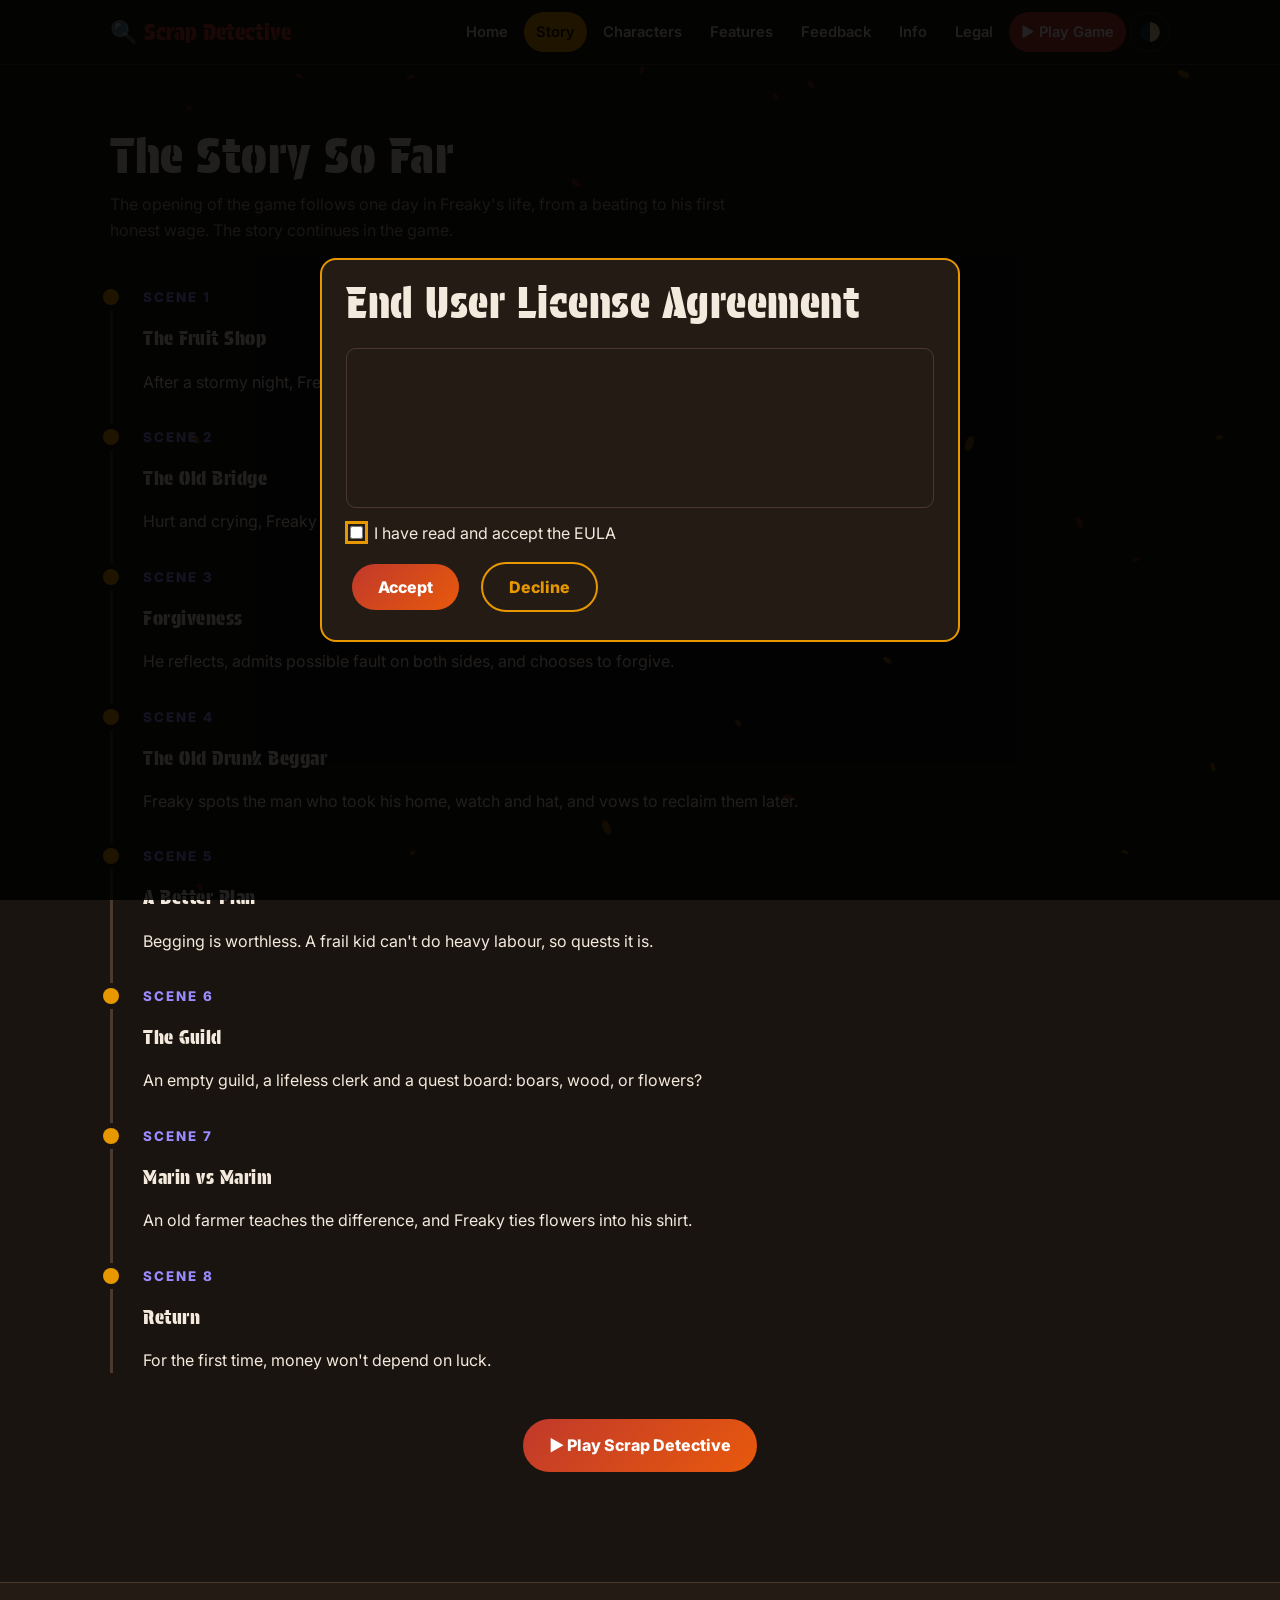
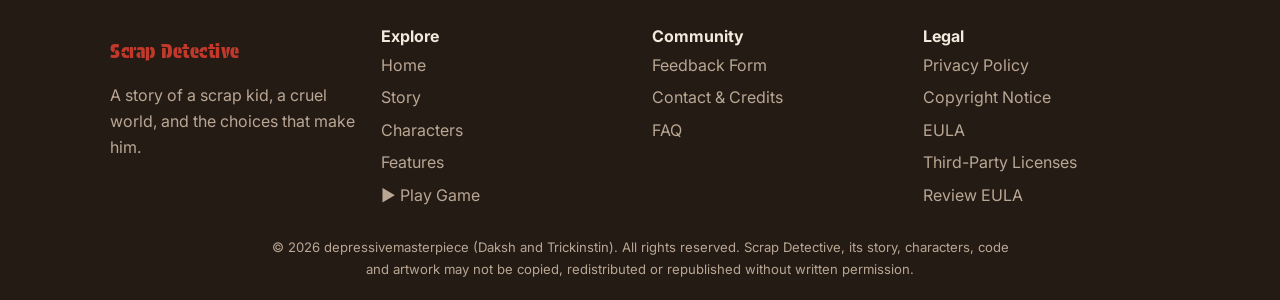
<file: story.html>
<!DOCTYPE html><html lang="en"><head><meta charset="UTF-8"><meta name="viewport" content="width=device-width,initial-scale=1">
<title>Story · Scrap Detective</title><meta name="description" content="The story of Freaky, an orphan in Rakuan, from a beating at a fruit shop to his first honest wage."><meta name="theme-color" content="#1a1410">
<link rel="icon" href="data:image/svg+xml,<svg xmlns=%22http://www.w3.org/2000/svg%22 viewBox=%220 0 100 100%22><text y=%22.9em%22 font-size=%2290%22>🔍</text></svg>">
<link rel="preconnect" href="https://fonts.googleapis.com"><link rel="preconnect" href="https://fonts.gstatic.com" crossorigin>
<link rel="stylesheet" href="https://fonts.googleapis.com/css2?family=Protest+Guerrilla&family=Rancho&family=Inter:wght@400;600;800&display=swap">
<link rel="stylesheet" href="style.css"><script src="script.js" defer></script></head>
<body><main><section><div class="wrap">
<h1 class="page-title reveal">The Story So Far</h1>
<p class="sub left reveal">The opening of the game follows one day in Freaky's life, from a beating to his first honest wage. The story continues in the game.</p>
<div class="timeline">
 <div class="tl reveal"><small>SCENE 1</small><h3>The Fruit Shop</h3><p>After a stormy night, Freaky is beaten by a shop owner and driven away.</p></div>
 <div class="tl reveal"><small>SCENE 2</small><h3>The Old Bridge</h3><p>Hurt and crying, Freaky chooses: drink water, or look for food (and beg).</p></div>
 <div class="tl reveal"><small>SCENE 3</small><h3>Forgiveness</h3><p>He reflects, admits possible fault on both sides, and chooses to forgive.</p></div>
 <div class="tl reveal"><small>SCENE 4</small><h3>The Old Drunk Beggar</h3><p>Freaky spots the man who took his home, watch and hat, and vows to reclaim them later.</p></div>
 <div class="tl reveal"><small>SCENE 5</small><h3>A Better Plan</h3><p>Begging is worthless. A frail kid can't do heavy labour, so quests it is.</p></div>
 <div class="tl reveal"><small>SCENE 6</small><h3>The Guild</h3><p>An empty guild, a lifeless clerk and a quest board: boars, wood, or flowers?</p></div>
 <div class="tl reveal"><small>SCENE 7</small><h3>Marin vs Marim</h3><p>An old farmer teaches the difference, and Freaky ties flowers into his shirt.</p></div>
 <div class="tl reveal"><small>SCENE 8</small><h3>Return</h3><p>For the first time, money won't depend on luck.</p></div>
</div>
<div class="center"><a class="btn primary" data-game href="#">▶ Play Scrap Detective</a></div>
</div></section></main></body></html>
</file>
<file: style.css>
:root{--bg:#1a1410;--bg2:#241b15;--card:#2e231b;--ink:#f3e9dc;--muted:#b9a794;--red:#c0392b;--gold:#e79700;--violet:#9a8cff;--line:#4a392c;--r:16px}
[data-theme="light"]{--bg:#c4a484;--bg2:#d6b996;--card:#ead7bd;--ink:#1d130c;--muted:#4f3b2c;--violet:#4b3bd1;--line:#a98a68}
*{box-sizing:border-box}html{scroll-behavior:smooth;scroll-padding-top:80px}
body{margin:0;font-family:Inter,system-ui,Arial,sans-serif;background:var(--bg);color:var(--ink);line-height:1.65;transition:background .3s}
h1,h2,h3{font-family:"Protest Guerrilla",Impact,sans-serif;font-weight:400;letter-spacing:.5px;line-height:1.15}
h1{font-size:clamp(2.4rem,7vw,5rem);margin:0}h2{font-size:clamp(1.8rem,4vw,2.6rem);margin:0 0 .5rem}
.page-title{font-size:clamp(2.2rem,5vw,3rem);margin-bottom:.4rem}
.rancho{font-family:Rancho,cursive;font-size:1.6rem}
a{color:var(--gold)}img{max-width:100%;height:auto}
:focus-visible{outline:3px solid var(--gold);outline-offset:2px}
.skip{position:absolute;left:-999px;top:8px;background:var(--gold);color:#111;padding:8px 14px;border-radius:8px;z-index:6000}.skip:focus{left:8px}
.wrap{max-width:1100px;margin:auto;padding:0 20px}
section{padding:64px 0}
#progress{position:fixed;top:0;left:0;height:4px;background:linear-gradient(90deg,var(--red),var(--gold));width:100%;transform:scaleX(0);transform-origin:left;z-index:2000}
#petals{position:fixed;inset:0;pointer-events:none;z-index:0;opacity:.5}
main,header,footer{position:relative;z-index:1}
/* nav */
.nav{position:sticky;top:0;z-index:1500;background:color-mix(in srgb,var(--bg) 90%,transparent);backdrop-filter:blur(10px);border-bottom:1px solid var(--line)}
.nav .wrap{display:flex;align-items:center;justify-content:space-between;height:64px}
.logo{font-family:"Protest Guerrilla",sans-serif;font-size:1.4rem;color:var(--red);text-decoration:none}
.links{display:flex;gap:4px;align-items:center}
.links a{color:var(--ink);text-decoration:none;padding:8px 12px;border-radius:999px;font-size:.92rem;font-weight:600}
.links a:hover,.links a.active{background:var(--gold);color:#1a1410}
.links a.ext{background:var(--red);color:#fff}.links a.ext:hover{background:var(--gold);color:#1a1410}
.icon-btn{background:none;border:1px solid var(--line);color:var(--ink);border-radius:999px;width:40px;height:40px;cursor:pointer;font-size:1.1rem}
#burger{display:none}
@media(max-width:1000px){#burger{display:block}.links{position:absolute;top:64px;left:0;right:0;flex-direction:column;align-items:stretch;background:var(--bg2);padding:12px;display:none;border-bottom:1px solid var(--line)}.links.open{display:flex}}
/* hero */
.hero{min-height:85vh;display:flex;align-items:center;text-align:center;background:radial-gradient(ellipse at 50% 20%,#5a1e14 0%,transparent 60%),radial-gradient(ellipse at 80% 90%,#2b2470 0%,transparent 55%)}
.hero h1{color:#ff5a45;text-shadow:0 4px 0 #4a0d06,0 0 40px #c0392b66}
.hero p{max-width:640px;margin:18px auto;color:var(--muted);font-size:1.15rem}
.meta{font-size:.9rem!important;letter-spacing:1px}
.badge{display:inline-block;border:1px solid var(--gold);color:var(--gold);padding:4px 14px;border-radius:999px;font-size:.8rem;letter-spacing:2px;margin-bottom:18px}
.btn{display:inline-block;padding:13px 26px;border-radius:999px;border:0;font-weight:800;cursor:pointer;text-decoration:none;font-size:1rem;margin:6px;transition:transform .2s,box-shadow .2s;font-family:inherit}
.btn.primary{background:linear-gradient(135deg,var(--red),#e8590c);color:#fff}
.btn.ghost{background:transparent;border:2px solid var(--gold);color:var(--gold)}
.btn:hover{transform:translateY(-3px);box-shadow:0 10px 24px #0006}
/* cards */
.grid{display:grid;gap:20px;grid-template-columns:repeat(auto-fit,minmax(250px,1fr))}
.card{background:var(--card);border:1px solid var(--line);border-radius:var(--r);padding:24px;transition:transform .25s,border-color .25s,box-shadow .25s}
.card:hover{transform:translateY(-6px);border-color:var(--gold);box-shadow:0 14px 30px #0005}
.card .ic{font-size:2rem}.card h3{margin:.4rem 0;color:var(--gold)}
.card p{color:var(--muted);margin:0}
.tag{font-size:.72rem;background:#5b4bd6;color:#fff;padding:2px 10px;border-radius:999px}
.center{text-align:center}.sub{color:var(--muted);max-width:640px;margin:0 auto 34px}.sub.left{margin-left:0}
/* timeline */
.timeline{position:relative;margin:40px 0;padding-left:30px;border-left:3px solid var(--line)}
.tl{position:relative;margin-bottom:28px}
.tl::before{content:"";position:absolute;left:-40px;top:6px;width:16px;height:16px;border-radius:50%;background:var(--gold);box-shadow:0 0 0 5px var(--bg)}
.tl small{color:var(--violet);font-weight:800;letter-spacing:2px}
/* stats, quote */
.stats{display:grid;grid-template-columns:repeat(auto-fit,minmax(150px,1fr));gap:16px;text-align:center}
.stats b{font-family:"Protest Guerrilla",sans-serif;font-size:2.6rem;color:var(--gold);display:block;font-weight:400}
blockquote{margin:30px auto;max-width:720px;padding:20px 26px;border-left:5px solid var(--red);background:var(--card);border-radius:0 var(--r) var(--r) 0;font-family:Rancho,cursive;font-size:1.6rem}
/* reveal (only hidden when JS is running) */
.js .reveal{opacity:0;transform:translateY(24px);transition:opacity .6s,transform .6s}.js .reveal.show{opacity:1;transform:none}
/* faq */
details{background:var(--card);border:1px solid var(--line);border-radius:12px;padding:14px 20px;margin-bottom:12px}
summary{cursor:pointer;font-weight:700;color:var(--gold)}
/* legal */
.legal-layout{display:grid;grid-template-columns:230px 1fr;gap:30px;margin-top:20px}
.legal-layout aside{position:sticky;top:90px;align-self:start}
.legal-layout aside a{display:block;padding:8px 12px;color:var(--ink);text-decoration:none;border-left:3px solid var(--line)}
.legal-layout aside a:hover{border-color:var(--gold);color:var(--gold)}
.legal-doc{background:var(--card);border:1px solid var(--line);border-radius:var(--r);padding:26px;margin-bottom:34px;min-height:120px}
.legal-doc h3{font-family:Inter,sans-serif;font-weight:800;font-size:1.1rem;color:var(--gold);margin:1.6rem 0 .4rem;letter-spacing:0}
.legal-doc p,.legal-doc li{margin:.5rem 0}
.legal-doc small{color:var(--muted)}
.tw{overflow-x:auto;margin:.8rem 0}
.legal-doc table{width:100%;border-collapse:collapse;font-size:.92rem;min-width:480px}
.legal-doc th,.legal-doc td{border:1px solid var(--line);padding:8px 10px;text-align:left;vertical-align:top}
.legal-doc th{background:var(--bg2);color:var(--gold)}
@media(max-width:800px){.legal-layout{grid-template-columns:1fr}.legal-layout aside{position:static;display:flex;flex-wrap:wrap;gap:6px}.legal-layout aside a{border:1px solid var(--line);border-radius:999px}}
/* eula modal */
#eula{position:fixed;inset:0;background:#000d;z-index:5000;display:none;align-items:center;justify-content:center;padding:16px}
#eula.show{display:flex}
.modal{background:var(--bg2);border:2px solid var(--gold);border-radius:var(--r);max-width:640px;width:100%;max-height:90vh;display:flex;flex-direction:column}
.modal h2{padding:20px 24px 0}.modal .body{overflow-y:auto;flex:1;min-height:160px;border:1px solid var(--line);margin:12px 24px;border-radius:10px;padding:14px}
.modal .act{padding:0 24px 22px;display:flex;gap:10px;flex-wrap:wrap;align-items:center}
.modal label{display:flex;gap:8px;align-items:center;flex:1 1 100%}
#toTop{position:fixed;right:18px;bottom:18px;display:none;z-index:1400}
/* footer */
footer{border-top:1px solid var(--line);background:var(--bg2);padding:40px 0 20px;margin-top:40px}
.fgrid{display:grid;gap:24px;grid-template-columns:repeat(auto-fit,minmax(200px,1fr))}
footer a{display:block;color:var(--muted);text-decoration:none;padding:3px 0}footer a:hover{color:var(--gold)}
.copy{text-align:center;color:var(--muted);font-size:.82rem;margin:26px auto 0;max-width:760px}
@media(prefers-reduced-motion:reduce){*{animation:none!important;transition:none!important;scroll-behavior:auto!important}.js .reveal{opacity:1;transform:none}}
@media print{.nav,#petals,#progress,#toTop,#eula,footer,.skip{display:none!important}body{background:#fff;color:#000}.legal-doc{border:0}}
</file>
